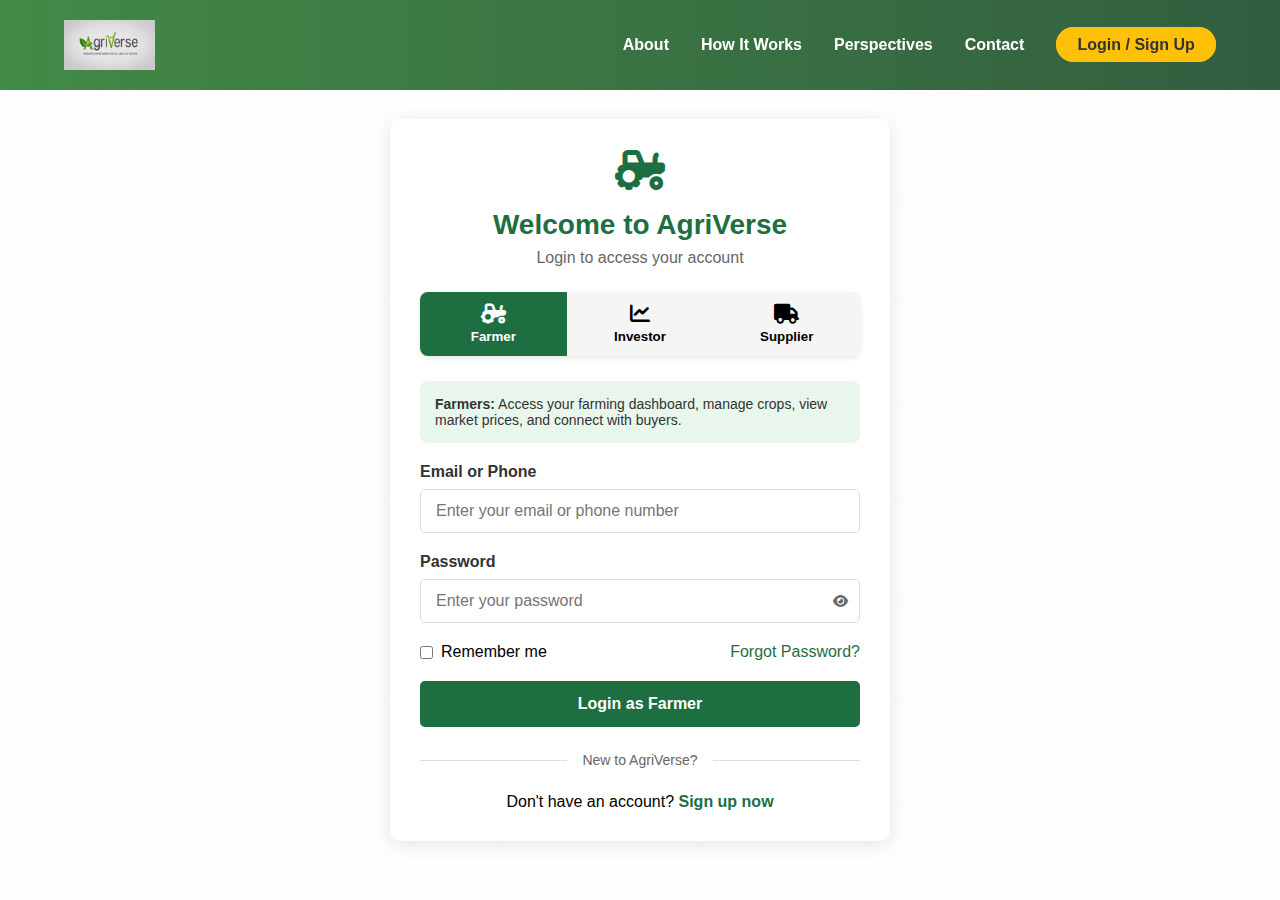
<file: login-page.html>
<!DOCTYPE html>
<html lang="en">
<head>
  <meta charset="UTF-8">
  <title>Login - AgriVerse</title>
  <link rel="stylesheet" href="https://cdnjs.cloudflare.com/ajax/libs/font-awesome/6.4.0/css/all.min.css">
  <style>
    :root {
      --primary: #1d6f42;
      --primary-dark: #145a32;
      --primary-light: #e8f6ec;
      --secondary: #ffc107;
      --secondary-dark: #e0a800;
      --investor: #3f51b5;
      --supplier: #ff5722;
      --white: #ffffff;
      --light-bg: #f2f7ff;
      --text-dark: #333333;
      --text-light: #666666;
      --error: #d00;
      --success: #28a745;
    }



    /* Logo image styling */
.logo-img {
    height: 50px;              /* adjust logo size */
    width: auto;
    vertical-align: middle;
    display: block;
    transition: transform 0.3s ease;
}

.logo-img:hover {
    transform: scale(1.05);
}
.navbar.scrolled .logo-img {
    height: 40px;
}




    * {
      margin: 0;
      padding: 0;
      box-sizing: border-box;
    }

    body {
      font-family: 'Segoe UI', Tahoma, Geneva, Verdana, sans-serif;
      background: var(--light-bg);
      margin: 0;
      padding: 0;
      display: flex;
      min-height: 100vh;
      align-items: center;
      justify-content: center;
      background-image: linear-gradient(rgba(255, 255, 255, 0.9), rgba(255, 255, 255, 0.9)), 
                        url('data:image/svg+xml;utf8,<svg xmlns="http://www.w3.org/2000/svg" width="100" height="100" viewBox="0 0 100 100"><rect fill="none" stroke="%231d6f42" stroke-width="0.5" opacity="0.2" x="0" y="0" width="100" height="100"/><path fill="none" stroke="%231d6f42" stroke-width="0.3" opacity="0.1" d="M20,20 C40,10 60,10 80,20 C90,40 90,60 80,80 C60,90 40,90 20,80 C10,60 10,40 20,20 Z"/></svg>');
    }

    /* Header & Navigation */
    .navbar {
      position: fixed;
      top: 0;
      left: 0;
      right: 0;
      padding: 1.25rem 0;
      transition: padding 0.3s ease;
      z-index: 1002;
      background: linear-gradient(90deg, rgba(46,125,50,0.9), rgba(14,65,30,0.85));
      opacity: 1;
      backdrop-filter: blur(4px);
    }
    
    .navbar.scrolled { 
      padding: 0.6rem 0; 
      box-shadow: 0 2px 16px rgba(0,0,0,0.18); 
      opacity: 0.7;
    }

    .navbar-container {
      max-width: 1200px;
      margin: 0 auto;
      padding: 0 1.5rem;
      display: flex;
      justify-content: space-between;
      align-items: center;
    }
    
    .navbar-brand { 
      font-size: 1.4rem; 
      font-weight: 700; 
      color: var(--white); 
      text-decoration: none; 
      display: flex; 
      gap: 0.5rem; 
      align-items: center; 
    }
    
    .navbar-nav { 
      display: flex; 
      list-style: none; 
      gap: 2rem; 
      align-items: center; 
    }
    
    .nav-link { 
      color: var(--white); 
      text-decoration: none; 
      font-weight: 600; 
      transition: color 0.3s; 
    }
    
    .nav-link:hover { 
      color: var(--secondary); 
    }
    
    .nav-btn { 
      padding: 0.45rem 1.2rem; 
      border-radius: 50px; 
      text-decoration: none; 
      font-weight: 600; 
      transition: all 0.3s; 
      background-color: var(--secondary); 
      color: var(--text-dark); 
      border: 2px solid var(--secondary); 
    }
    
    .nav-btn:hover { 
      background-color: transparent; 
      color: var(--secondary); 
    }

    /* Login Container */
    .login-container {
      width: 500px;
      background: var(--white);
      padding: 30px;
      box-shadow: 0px 4px 20px rgba(0, 0, 0, 0.1);
      border-radius: 10px;
      margin-top: 60px;
    }

    .login-header {
      text-align: center;
      margin-bottom: 25px;
    }

    .login-header h2 {
      color: var(--primary);
      margin-bottom: 8px;
      font-size: 28px;
    }

    .login-header p {
      color: var(--text-light);
      font-size: 16px;
    }

    .agri-icon {
      font-size: 40px;
      color: var(--primary);
      margin-bottom: 15px;
    }

    /* Role Tabs */
    .role-tabs {
      display: flex;
      margin-bottom: 25px;
      border-radius: 8px;
      overflow: hidden;
      box-shadow: 0 2px 5px rgba(0,0,0,0.1);
    }

    .role-tab {
      flex: 1;
      padding: 12px;
      text-align: center;
      background: #f5f5f5;
      border: none;
      cursor: pointer;
      font-weight: 600;
      transition: all 0.3s;
      display: flex;
      flex-direction: column;
      align-items: center;
      gap: 5px;
    }

    .role-tab i {
      font-size: 20px;
    }

    .role-tab.active {
      color: white;
    }

    .role-tab.farmer.active {
      background: var(--primary);
    }

    .role-tab.investor.active {
      background: var(--investor);
    }

    .role-tab.supplier.active {
      background: var(--supplier);
    }

    .role-tab:not(.active):hover {
      background: #e0e0e0;
    }

    /* Form Styling */
    .form-group {
      margin-bottom: 20px;
    }

    .form-group label {
      display: block;
      margin-bottom: 8px;
      font-weight: 600;
      color: var(--text-dark);
    }

    .form-control {
      width: 100%;
      padding: 12px 15px;
      border: 1px solid #ddd;
      border-radius: 5px;
      font-size: 16px;
      transition: border-color 0.3s;
    }

    .form-control:focus {
      outline: none;
      box-shadow: 0 0 0 2px rgba(29, 111, 66, 0.2);
    }

    .farmer .form-control:focus {
      border-color: var(--primary);
    }

    .investor .form-control:focus {
      border-color: var(--investor);
    }

    .supplier .form-control:focus {
      border-color: var(--supplier);
    }

    .password-container {
      position: relative;
    }

    .toggle-password {
      position: absolute;
      right: 12px;
      top: 50%;
      transform: translateY(-50%);
      background: none;
      border: none;
      color: var(--text-light);
      cursor: pointer;
      padding: 0;
    }

    .remember-forgot {
      display: flex;
      justify-content: space-between;
      align-items: center;
      margin-bottom: 20px;
    }

    .remember-me {
      display: flex;
      align-items: center;
      gap: 8px;
    }

    .remember-me input {
      width: auto;
    }

    .forgot-password {
      color: var(--primary);
      text-decoration: none;
      font-weight: 500;
    }

    .forgot-password:hover {
      text-decoration: underline;
    }

    .btn-login {
      width: 100%;
      padding: 14px;
      color: var(--white);
      border: none;
      border-radius: 5px;
      font-size: 16px;
      font-weight: 600;
      cursor: pointer;
      transition: background 0.3s;
    }

    .farmer .btn-login {
      background: var(--primary);
    }

    .farmer .btn-login:hover {
      background: var(--primary-dark);
    }

    .investor .btn-login {
      background: var(--investor);
    }

    .investor .btn-login:hover {
      background: #303f9f;
    }

    .supplier .btn-login {
      background: var(--supplier);
    }

    .supplier .btn-login:hover {
      background: #e64a19;
    }

    .divider {
      display: flex;
      align-items: center;
      margin: 25px 0;
    }

    .divider::before,
    .divider::after {
      content: "";
      flex: 1;
      height: 1px;
      background: #ddd;
    }

    .divider span {
      padding: 0 15px;
      color: var(--text-light);
      font-size: 14px;
    }

    .signup-link {
      text-align: center;
      margin-top: 20px;
    }

    .signup-link a {
      color: var(--primary);
      text-decoration: none;
      font-weight: 600;
    }

    .signup-link a:hover {
      text-decoration: underline;
    }

    .alert {
      padding: 12px;
      border-radius: 5px;
      margin-bottom: 20px;
      font-weight: 500;
      display: none;
    }

    .alert-error {
      background: rgba(221, 0, 0, 0.1);
      color: var(--error);
      border-left: 4px solid var(--error);
    }

    .alert-success {
      background: rgba(40, 167, 69, 0.1);
      color: var(--success);
      border-left: 4px solid var(--success);
    }

    /* Role-specific content */
    .role-content {
      display: none;
    }

    .role-content.active {
      display: block;
    }

    .role-description {
      background: var(--primary-light);
      padding: 15px;
      border-radius: 8px;
      margin-bottom: 20px;
      font-size: 14px;
      color: var(--text-dark);
    }

    .investor .role-description {
      background: #e8eaf6;
    }

    .supplier .role-description {
      background: #fbe9e7;
    }

    /* Mobile Responsive */
    @media (max-width: 576px) {
      .login-container {
        width: 90%;
        padding: 20px;
      }
      
      .remember-forgot {
        flex-direction: column;
        align-items: flex-start;
        gap: 10px;
      }
      
      .role-tabs {
        flex-direction: column;
      }
    }
  </style>
</head>

<body>
  <div id="logout-message" 
     style="display:none; padding:12px; background:#ffebee; color:#c62828; margin-bottom:15px; border-radius:6px; text-align:center;">
</div>

  <!-- Navigation -->
  <nav class="navbar" id="mainNav">
    <div class="navbar-container">
      <a class="navbar-brand" href="/index.html">
        <img src="/WhatsApp Image 2025-11-07 at 01.54.15.jpeg" alt="AgriVerse Logo" class="logo-img">
      </a>
      <ul class="navbar-nav">
        <li><a href="/index.html" class="nav-link">About</a></li>
        <li><a href="/index.html#how-it-works" class="nav-link">How It Works</a></li>
        <li><a href="/index.html#perspectives" class="nav-link">Perspectives</a></li>
        <li><a href="/index.html#contact" class="nav-link">Contact</a></li>
        <li><a href="/login-page.html" class="nav-btn">Login / Sign Up</a></li>
      </ul>
      <button class="mobile-menu-btn" style="display: none;">
        <i class="fas fa-bars"></i>
      </button>
    </div>
  </nav>

  <div class="login-container">
    <div class="login-header">
      <div class="agri-icon">
        <i class="fas fa-tractor"></i>
      </div>
      <h2>Welcome to AgriVerse</h2>
      <p>Login to access your account</p>
    </div>

    <div id="alertMessage" class="alert"></div>

    <!-- Role Selection Tabs -->
    <div class="role-tabs">
      <button class="role-tab farmer active" data-role="farmer">
        <i class="fas fa-tractor"></i>
        <span>Farmer</span>
      </button>
      <button class="role-tab investor" data-role="investor">
        <i class="fas fa-chart-line"></i>
        <span>Investor</span>
      </button>
      <button class="role-tab supplier" data-role="supplier">
        <i class="fas fa-truck"></i>
        <span>Supplier</span>
      </button>
    </div>

    <!-- Farmer Login Form -->
    <div class="role-content farmer active" id="farmer-form">
      <div class="role-description">
        <strong>Farmers:</strong> Access your farming dashboard, manage crops, view market prices, and connect with buyers.
      </div>
      <form id="loginFormFarmer">
        <div class="form-group">
          <label for="farmer-email">Email or Phone</label>
          <input type="text" id="farmer-email" class="form-control" placeholder="Enter your email or phone number" required>
        </div>

        <div class="form-group">
          <label for="farmer-password">Password</label>
          <div class="password-container">
            <input type="password" id="farmer-password" class="form-control" placeholder="Enter your password" required>
            <button type="button" class="toggle-password" data-target="farmer-password">
              <i class="fas fa-eye"></i>
            </button>
          </div>
        </div>

        <div class="remember-forgot">
          <div class="remember-me">
            <input type="checkbox" id="remember-farmer">
            <label for="remember-farmer">Remember me</label>
          </div>
          <a href="#" class="forgot-password">Forgot Password?</a>
        </div>

        <button type="submit" class="btn-login">Login as Farmer</button>
      </form>
    </div>

    <!-- Investor Login Form -->
    <div class="role-content investor" id="investor-form">
      <div class="role-description">
        <strong>Investors:</strong> Access investment opportunities, track portfolio performance, and connect with farmers.
      </div>
      <form id="loginFormInvestor">
        <div class="form-group">
          <label for="investor-email">Email</label>
          <input type="email" id="investor-email" class="form-control" placeholder="Enter your email" required>
        </div>

        <div class="form-group">
          <label for="investor-password">Password</label>
          <div class="password-container">
            <input type="password" id="investor-password" class="form-control" placeholder="Enter your password" required>
            <button type="button" class="toggle-password" data-target="investor-password">
              <i class="fas fa-eye"></i>
            </button>
          </div>
        </div>

        <div class="remember-forgot">
          <div class="remember-me">
            <input type="checkbox" id="remember-investor">
            <label for="remember-investor">Remember me</label>
          </div>
          <a href="#" class="forgot-password">Forgot Password?</a>
        </div>

        <button type="submit" class="btn-login">Login as Investor</button>
      </form>
    </div>

    <!-- Supplier Login Form -->
    <div class="role-content supplier" id="supplier-form">
      <div class="role-description">
        <strong>Suppliers:</strong> Manage your product catalog, view orders, and connect with farmers and investors.
      </div>
      <form id="loginFormSupplier">
        <div class="form-group">
          <label for="supplier-email">Email or Username</label>
          <input type="text" id="supplier-email" class="form-control" placeholder="Enter your email or username" required>
        </div>

        <div class="form-group">
          <label for="supplier-password">Password</label>
          <div class="password-container">
            <input type="password" id="supplier-password" class="form-control" placeholder="Enter your password" required>
            <button type="button" class="toggle-password" data-target="supplier-password">
              <i class="fas fa-eye"></i>
            </button>
          </div>
        </div>

        <div class="remember-forgot">
          <div class="remember-me">
            <input type="checkbox" id="remember-supplier">
            <label for="remember-supplier">Remember me</label>
          </div>
          <a href="#" class="forgot-password">Forgot Password?</a>
        </div>

        <button type="submit" class="btn-login">Login as Supplier</button>
      </form>
    </div>

    <div class="divider">
      <span>New to AgriVerse?</span>
    </div>

    <div class="signup-link">
      Don't have an account? <a href="/index.html#perspectives">Sign up now</a>
    </div>
  </div>

 <script>
document.addEventListener('DOMContentLoaded', function() {

  const alertMessage = document.getElementById('alertMessage');
  const roleTabs = document.querySelectorAll('.role-tab');
  const roleContents = document.querySelectorAll('.role-content');

  // Switch roles
  roleTabs.forEach(tab => {
    tab.addEventListener('click', function() {
      const role = this.getAttribute('data-role');

      roleTabs.forEach(t => t.classList.remove('active'));
      this.classList.add('active');

      roleContents.forEach(content => {
        content.classList.remove('active');
        if (content.id === `${role}-form`) content.classList.add('active');
      });

      document.querySelector('.login-container').className = `login-container ${role}`;
    });
  });

  // Toggle password
  document.querySelectorAll('.toggle-password').forEach(btn => {
    btn.addEventListener('click', function() {
      const target = document.getElementById(this.dataset.target);
      const type = target.type === "password" ? "text" : "password";
      target.type = type;

      const icon = this.querySelector("i");
      icon.classList.toggle("fa-eye");
      icon.classList.toggle("fa-eye-slash");
    });
  });

  // Attach login handlers
  document.getElementById('loginFormFarmer').addEventListener('submit', function(e){
    e.preventDefault();
    loginUser("farmer", "farmer-email", "farmer-password");
  });

  document.getElementById('loginFormInvestor').addEventListener('submit', function(e){
    e.preventDefault();
    loginUser("investor", "investor-email", "investor-password");
  });

  document.getElementById('loginFormSupplier').addEventListener('submit', function(e){
    e.preventDefault();
    loginUser("supplier", "supplier-email", "supplier-password");
  });

  // REAL LOGIN FUNCTION
  function loginUser(role, emailFieldId, passwordFieldId) {
    const email_phone = document.getElementById(emailFieldId).value.trim();
    const password = document.getElementById(passwordFieldId).value.trim();

    if (!email_phone || !password) {
      showAlert("Please fill all fields", "error");
      return;
    }

    let fd = new FormData();
    fd.append("user_type", role);
    fd.append("email_phone", email_phone);
    fd.append("password", password);

    fetch("../backend/login.php", {
      method: "POST",
      body: fd
    })
    .then(res => res.text())
    .then(response => {
      console.log("Login Resp: ", response);

      // ==== FARMER HANDLING ====
      if (response === "FARMER_CROP") {
        window.location.href = "/farmer/farmer.html";
        return;
      }
      if (response === "FARMER_POULTRY") {
        window.location.href = "/farmer/poultry.html";
        return;
      }
      if (response === "FARMER_DAIRY") {
        window.location.href = "/farmer/dairy.html";
        return;
      }

      // ==== INVESTOR ====
      if (response === "INVESTOR_OK") {
        window.location.href = "/investor/investor-dashboard.html";
        return;
      }

      // ==== SUPPLIER ====
      if (response === "SUPPLIER_OK") {
        window.location.href = "/supplier/supplier-dashboard.html";
        return;
      }

      // Error message
      showAlert(response, "error");
    });
  }

  function showAlert(msg, type) {
    alertMessage.innerHTML = msg;
    alertMessage.className = "alert alert-" + type;
    alertMessage.style.display = "block";
  }

});
</script>
<script>
const params = new URLSearchParams(window.location.search);

if (params.get("reason") === "timeout") {
    alert("You have been logged out due to inactivity for 10 seconds.");
}
</script>


</body>
</html>
</file>
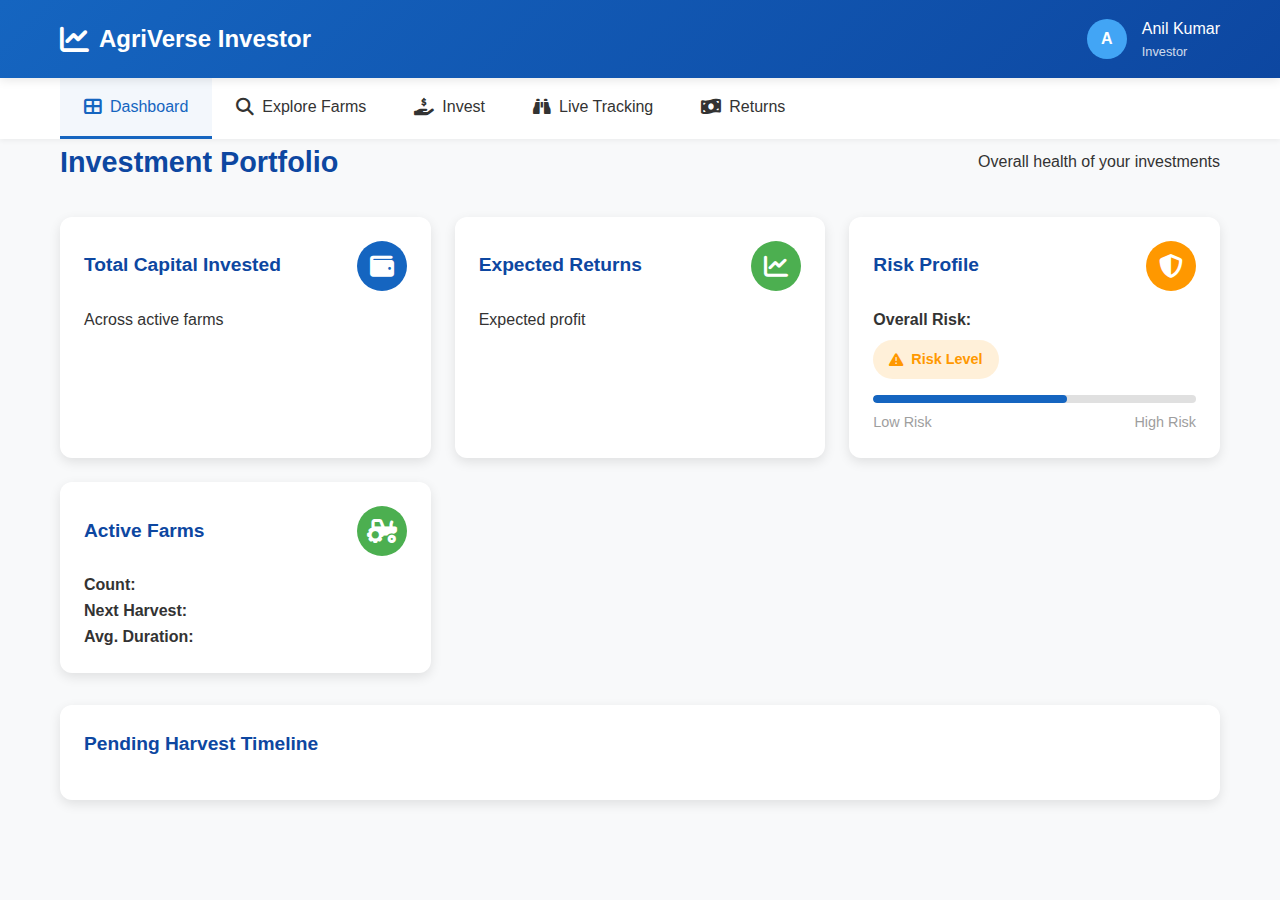
<file: new.html>
<!DOCTYPE html>
<html lang="en">
<head>
    <meta charset="UTF-8">
    <meta name="viewport" content="width=device-width, initial-scale=1.0">
    <title>AgriVerse - Investor Dashboard</title>
    <link rel="stylesheet" href="https://cdnjs.cloudflare.com/ajax/libs/font-awesome/6.4.0/css/all.min.css">
    <style>
        :root {
            --primary: #1565c0;
            --primary-dark: #0d47a1;
            --primary-light: #42a5f5;
            --secondary: #ff9800;
            --accent: #4caf50;
            --light: #f5f5f5;
            --dark: #333;
            --gray: #9e9e9e;
            --success: #4caf50;
            --warning: #ff9800;
            --danger: #f44336;
            --card-shadow: 0 4px 12px rgba(0, 0, 0, 0.1);
            --transition: all 0.3s ease;
        }

        * {
            margin: 0;
            padding: 0;
            box-sizing: border-box;
            font-family: 'Segoe UI', Tahoma, Geneva, Verdana, sans-serif;
        }

        body {
            background-color: #f8f9fa;
            color: var(--dark);
            line-height: 1.6;
        }

        .container {
            max-width: 1200px;
            margin: 0 auto;
            padding: 0 20px;
        }

        /* Header Styles */
        header {
            background: linear-gradient(135deg, var(--primary), var(--primary-dark));
            color: white;
            padding: 1rem 0;
            box-shadow: 0 2px 10px rgba(0, 0, 0, 0.1);
            position: sticky;
            top: 0;
            z-index: 100;
        }

        .header-content {
            display: flex;
            justify-content: space-between;
            align-items: center;
        }

        .logo {
            display: flex;
            align-items: center;
            gap: 10px;
            font-size: 1.5rem;
            font-weight: bold;
        }

        .logo i {
            font-size: 1.8rem;
        }

        .user-info {
            display: flex;
            align-items: center;
            gap: 15px;
        }

        .user-avatar {
            width: 40px;
            height: 40px;
            border-radius: 50%;
            background-color: var(--primary-light);
            display: flex;
            align-items: center;
            justify-content: center;
            font-weight: bold;
        }

        /* Navigation Styles */
        nav {
            background-color: white;
            padding: 0;
            box-shadow: 0 2px 5px rgba(0, 0, 0, 0.05);
        }

        .nav-links {
            display: flex;
            list-style: none;
        }

        .nav-links li {
            margin-right: 0;
        }

        .nav-links a {
            color: var(--dark);
            text-decoration: none;
            padding: 1rem 1.5rem;
            display: flex;
            align-items: center;
            gap: 8px;
            transition: var(--transition);
            border-bottom: 3px solid transparent;
        }

        .nav-links a:hover, .nav-links a.active {
            background-color: rgba(21, 101, 192, 0.05);
            color: var(--primary);
            border-bottom: 3px solid var(--primary);
        }

        .nav-links i {
            font-size: 1.1rem;
        }

        /* Main Content Styles */
        main {
            padding: 2rem 0;
            min-height: calc(100vh - 140px);
        }

        .page {
            display: none;
            animation: fadeIn 0.5s ease;
        }

        @keyframes fadeIn {
            from { opacity: 0; transform: translateY(10px); }
            to { opacity: 1; transform: translateY(0); }
        }

        .page.active {
            display: block;
        }

        .page-header {
            display: flex;
            justify-content: space-between;
            align-items: center;
            margin-bottom: 2rem;
        }

        h2 {
            color: var(--primary-dark);
            font-size: 1.8rem;
        }

        /* Dashboard Styles */
        .dashboard-grid {
            display: grid;
            grid-template-columns: repeat(auto-fit, minmax(280px, 1fr));
            gap: 1.5rem;
            margin-bottom: 2rem;
        }

        .card {
            background-color: white;
            border-radius: 12px;
            padding: 1.5rem;
            box-shadow: var(--card-shadow);
            transition: var(--transition);
        }

        .card:hover {
            transform: translateY(-5px);
            box-shadow: 0 8px 16px rgba(0, 0, 0, 0.1);
        }

        .card-header {
            display: flex;
            justify-content: space-between;
            align-items: center;
            margin-bottom: 1rem;
        }

        .card-title {
            font-size: 1.2rem;
            font-weight: 600;
            color: var(--primary-dark);
        }

        .card-icon {
            width: 50px;
            height: 50px;
            border-radius: 50%;
            display: flex;
            align-items: center;
            justify-content: center;
            font-size: 1.5rem;
            color: white;
        }

        .bg-primary { background-color: var(--primary); }
        .bg-accent { background-color: var(--accent); }
        .bg-secondary { background-color: var(--secondary); }
        .bg-success { background-color: var(--success); }

        .investment-amount {
            font-size: 2rem;
            font-weight: bold;
            color: var(--primary);
            margin: 0.5rem 0;
        }

        .return-amount {
            font-size: 1.5rem;
            font-weight: bold;
            color: var(--success);
            margin: 0.5rem 0;
        }

        .status-indicator {
            display: inline-flex;
            align-items: center;
            gap: 8px;
            padding: 0.5rem 1rem;
            border-radius: 20px;
            font-size: 0.9rem;
            font-weight: 600;
            margin-top: 0.5rem;
        }

        .status-low {
            background-color: rgba(76, 175, 80, 0.15);
            color: var(--success);
        }

        .status-medium {
            background-color: rgba(255, 152, 0, 0.15);
            color: var(--warning);
        }

        .status-high {
            background-color: rgba(244, 67, 54, 0.15);
            color: var(--danger);
        }

        .progress-container {
            margin-top: 1rem;
        }

        .progress-bar {
            height: 8px;
            background-color: #e0e0e0;
            border-radius: 4px;
            overflow: hidden;
        }

        .progress-fill {
            height: 100%;
            background-color: var(--primary);
            border-radius: 4px;
            transition: width 0.5s ease;
        }

        .progress-text {
            display: flex;
            justify-content: space-between;
            margin-top: 0.5rem;
            font-size: 0.9rem;
            color: var(--gray);
        }

        /* Explore Farms Styles */
        .filters-container {
            background-color: white;
            border-radius: 12px;
            padding: 1.5rem;
            box-shadow: var(--card-shadow);
            margin-bottom: 2rem;
        }

        .filter-group {
            display: grid;
            grid-template-columns: repeat(auto-fit, minmax(200px, 1fr));
            gap: 1rem;
            margin-bottom: 1rem;
        }

        .filter-item {
            display: flex;
            flex-direction: column;
        }

        .filter-item label {
            margin-bottom: 0.5rem;
            font-weight: 500;
        }

        .filter-item select, .filter-item input {
            padding: 0.75rem;
            border: 1px solid #e0e0e0;
            border-radius: 6px;
            font-size: 1rem;
        }

        .filter-actions {
            display: flex;
            gap: 10px;
        }

        .apply-filters {
            background-color: var(--primary);
            color: white;
            border: none;
            padding: 0.75rem 1.5rem;
            border-radius: 6px;
            cursor: pointer;
            transition: var(--transition);
            display: flex;
            align-items: center;
            gap: 8px;
            font-weight: 500;
        }

        .apply-filters:hover {
            background-color: var(--primary-dark);
        }

        .reset-filters {
            background-color: #f5f5f5;
            color: var(--dark);
            border: 1px solid #e0e0e0;
            padding: 0.75rem 1.5rem;
            border-radius: 6px;
            cursor: pointer;
            transition: var(--transition);
        }

        .reset-filters:hover {
            background-color: #eeeeee;
        }

        .farms-grid {
            display: grid;
            grid-template-columns: repeat(auto-fill, minmax(300px, 1fr));
            gap: 1.5rem;
        }

        .farm-card {
            background-color: white;
            border-radius: 12px;
            overflow: hidden;
            box-shadow: var(--card-shadow);
            transition: var(--transition);
        }

        .farm-card:hover {
            transform: translateY(-5px);
            box-shadow: 0 10px 20px rgba(0, 0, 0, 0.1);
        }

        .farm-image {
            width: 100%;
            height: 180px;
            background-color: #f5f5f5;
            display: flex;
            align-items: center;
            justify-content: center;
            color: var(--gray);
            font-size: 3rem;
        }

        .farm-content {
            padding: 1.5rem;
        }

        .farm-header {
            display: flex;
            justify-content: space-between;
            align-items: flex-start;
            margin-bottom: 1rem;
        }

        .farm-name {
            font-size: 1.2rem;
            font-weight: 600;
            margin-bottom: 0.5rem;
        }

        .farm-location {
            color: var(--gray);
            font-size: 0.9rem;
            display: flex;
            align-items: center;
            gap: 5px;
        }

        .farm-risk {
            padding: 0.3rem 0.8rem;
            border-radius: 20px;
            font-size: 0.8rem;
            font-weight: 600;
        }

        .risk-low {
            background-color: rgba(76, 175, 80, 0.15);
            color: var(--success);
        }

        .risk-medium {
            background-color: rgba(255, 152, 0, 0.15);
            color: var(--warning);
        }

        .risk-high {
            background-color: rgba(244, 67, 54, 0.15);
            color: var(--danger);
        }

        .farm-details {
            margin-bottom: 1rem;
        }

        .farm-detail {
            display: flex;
            justify-content: space-between;
            margin-bottom: 0.5rem;
        }

        .farm-detail span:first-child {
            color: var(--gray);
        }

        .farm-detail span:last-child {
            font-weight: 600;
        }

        .invest-button {
            background-color: var(--primary);
            color: white;
            border: none;
            padding: 0.75rem 1.5rem;
            border-radius: 6px;
            cursor: pointer;
            transition: var(--transition);
            width: 100%;
            font-weight: 500;
            display: flex;
            align-items: center;
            justify-content: center;
            gap: 8px;
        }

        .invest-button:hover {
            background-color: var(--primary-dark);
        }

        /* Investment Summary Styles */
        .summary-container {
            display: grid;
            grid-template-columns: 2fr 1fr;
            gap: 2rem;
        }

        @media (max-width: 768px) {
            .summary-container {
                grid-template-columns: 1fr;
            }
        }

        .investment-breakdown {
            background-color: white;
            border-radius: 12px;
            padding: 1.5rem;
            box-shadow: var(--card-shadow);
        }

        .breakdown-item {
            display: flex;
            justify-content: space-between;
            padding: 1rem 0;
            border-bottom: 1px solid #f0f0f0;
        }

        .breakdown-item:last-child {
            border-bottom: none;
        }

        .breakdown-total {
            font-weight: bold;
            font-size: 1.2rem;
            color: var(--primary);
        }

        .token-conversion {
            background-color: white;
            border-radius: 12px;
            padding: 1.5rem;
            box-shadow: var(--card-shadow);
            text-align: center;
        }

        .conversion-rate {
            font-size: 1.5rem;
            font-weight: bold;
            color: var(--primary);
            margin: 1rem 0;
        }

        .conversion-form {
            margin-top: 1.5rem;
        }

        .form-group {
            margin-bottom: 1.5rem;
        }

        .form-group label {
            display: block;
            margin-bottom: 0.5rem;
            font-weight: 500;
            text-align: left;
        }

        .form-group input {
            width: 100%;
            padding: 0.75rem;
            border: 1px solid #e0e0e0;
            border-radius: 6px;
            font-size: 1rem;
        }

        .confirm-button {
            background-color: var(--accent);
            color: white;
            border: none;
            padding: 0.75rem 1.5rem;
            border-radius: 6px;
            cursor: pointer;
            font-size: 1rem;
            transition: var(--transition);
            width: 100%;
            font-weight: 500;
            display: flex;
            align-items: center;
            justify-content: center;
            gap: 8px;
        }

        .confirm-button:hover {
            background-color: #388e3c;
        }

        /* Live Tracking Styles */
        .tracking-container {
            display: grid;
            grid-template-columns: 1fr 1fr;
            gap: 2rem;
        }

        @media (max-width: 768px) {
            .tracking-container {
                grid-template-columns: 1fr;
            }
        }

        .farm-updates {
            background-color: white;
            border-radius: 12px;
            padding: 1.5rem;
            box-shadow: var(--card-shadow);
            max-height: 600px;
            overflow-y: auto;
        }

        .update-item {
            padding: 1rem 0;
            border-bottom: 1px solid #f0f0f0;
        }

        .update-item:last-child {
            border-bottom: none;
        }

        .update-header {
            display: flex;
            justify-content: space-between;
            margin-bottom: 0.5rem;
        }

        .update-date {
            font-weight: 600;
            color: var(--dark);
        }

        .update-day {
            color: var(--gray);
            font-size: 0.9rem;
        }

        .update-content {
            margin-bottom: 0.5rem;
        }

        .update-image {
            width: 100%;
            max-height: 200px;
            object-fit: cover;
            border-radius: 8px;
            margin-top: 0.5rem;
        }

        .farm-stats {
            background-color: white;
            border-radius: 12px;
            padding: 1.5rem;
            box-shadow: var(--card-shadow);
        }

        .stat-item {
            display: flex;
            justify-content: space-between;
            padding: 1rem 0;
            border-bottom: 1px solid #f0f0f0;
        }

        .stat-item:last-child {
            border-bottom: none;
        }

        .weather-alert {
            background-color: #fff3e0;
            border-left: 4px solid #ff9800;
            padding: 1rem;
            border-radius: 4px;
            margin-top: 1rem;
            display: flex;
            align-items: center;
            gap: 10px;
        }

        /* Returns Styles */
        .returns-container {
            display: grid;
            grid-template-columns: repeat(auto-fit, minmax(300px, 1fr));
            gap: 1.5rem;
            margin-bottom: 2rem;
        }

        .return-card {
            background-color: white;
            border-radius: 12px;
            padding: 1.5rem;
            box-shadow: var(--card-shadow);
        }

        .return-header {
            display: flex;
            justify-content: space-between;
            align-items: center;
            margin-bottom: 1rem;
        }

        .return-farm {
            font-weight: 600;
            color: var(--primary-dark);
        }

        .return-status {
            padding: 0.3rem 0.8rem;
            border-radius: 20px;
            font-size: 0.8rem;
            font-weight: 600;
        }

        .status-completed {
            background-color: rgba(76, 175, 80, 0.15);
            color: var(--success);
        }

        .status-pending {
            background-color: rgba(255, 152, 0, 0.15);
            color: var(--warning);
        }

        .return-details {
            margin-bottom: 1rem;
        }

        .return-detail {
            display: flex;
            justify-content: space-between;
            margin-bottom: 0.5rem;
        }

        .return-total {
            font-weight: bold;
            font-size: 1.2rem;
            color: var(--success);
            border-top: 1px solid #f0f0f0;
            padding-top: 0.5rem;
        }

        .report-button {
            background-color: var(--primary);
            color: white;
            border: none;
            padding: 0.75rem 1.5rem;
            border-radius: 6px;
            cursor: pointer;
            transition: var(--transition);
            width: 100%;
            font-weight: 500;
            display: flex;
            align-items: center;
            justify-content: center;
            gap: 8px;
        }

        .report-button:hover {
            background-color: var(--primary-dark);
        }

        /* Modal Styles */
        .modal {
            display: none;
            position: fixed;
            top: 0;
            left: 0;
            width: 100%;
            height: 100%;
            background-color: rgba(0, 0, 0, 0.5);
            z-index: 1000;
            align-items: center;
            justify-content: center;
        }

        .modal.active {
            display: flex;
        }

        .modal-content {
            background-color: white;
            border-radius: 12px;
            width: 90%;
            max-width: 500px;
            padding: 2rem;
            box-shadow: 0 10px 30px rgba(0, 0, 0, 0.2);
            animation: modalFadeIn 0.3s ease;
        }

        @keyframes modalFadeIn {
            from { opacity: 0; transform: scale(0.9); }
            to { opacity: 1; transform: scale(1); }
        }

        .modal-header {
            display: flex;
            justify-content: space-between;
            align-items: center;
            margin-bottom: 1.5rem;
        }

        .modal-title {
            font-size: 1.5rem;
            font-weight: 600;
            color: var(--primary-dark);
        }

        .close-modal {
            background: none;
            border: none;
            font-size: 1.5rem;
            cursor: pointer;
            color: var(--gray);
        }

        /* Toast Notification */
        .toast {
            position: fixed;
            bottom: 20px;
            right: 20px;
            background-color: var(--success);
            color: white;
            padding: 1rem 1.5rem;
            border-radius: 8px;
            box-shadow: 0 4px 12px rgba(0, 0, 0, 0.15);
            display: flex;
            align-items: center;
            gap: 10px;
            z-index: 1001;
            transform: translateY(100px);
            opacity: 0;
            transition: transform 0.3s ease, opacity 0.3s ease;
        }

        .toast.active {
            transform: translateY(0);
            opacity: 1;
        }

        .toast.error {
            background-color: var(--danger);
        }

        /* Responsive Styles */
        @media (max-width: 768px) {
            .header-content {
                flex-direction: column;
                gap: 15px;
            }

            .nav-links {
                flex-wrap: wrap;
            }

            .nav-links a {
                padding: 0.8rem 1rem;
                font-size: 0.9rem;
            }

            .dashboard-grid, .returns-container {
                grid-template-columns: 1fr;
            }

            .farms-grid {
                grid-template-columns: repeat(auto-fill, minmax(250px, 1fr));
            }

            .filter-group {
                grid-template-columns: 1fr;
            }
        }
    </style>
</head>
<body>
    <header>
        <div class="container header-content">
            <div class="logo">
                <i class="fas fa-chart-line"></i>
                <span>AgriVerse Investor</span>
            </div>
            <div class="user-info">
                <div class="user-avatar">A</div>
                <div>
                    <div>Anil Kumar</div>
                    <div style="font-size: 0.8rem; opacity: 0.8;">Investor</div>
                </div>
            </div>
        </div>
    </header>
    
    <nav>
        <div class="container">
            <ul class="nav-links">
                <li><a href="#" class="nav-link active" data-page="dashboard"><i class="fas fa-th-large"></i> Dashboard</a></li>
                <li><a href="#" class="nav-link" data-page="explore"><i class="fas fa-search"></i> Explore Farms</a></li>
                <li><a href="#" class="nav-link" data-page="invest"><i class="fas fa-hand-holding-usd"></i> Invest</a></li>
                <li><a href="#" class="nav-link" data-page="tracking"><i class="fas fa-binoculars"></i> Live Tracking</a></li>
                <li><a href="#" class="nav-link" data-page="returns"><i class="fas fa-money-bill-wave"></i> Returns</a></li>
            </ul>
        </div>
    </nav>
    
    <main class="container">
        <!-- Dashboard Page -->
        <section id="dashboard" class="page active">
            <div class="page-header">
                <h2>Investment Portfolio</h2>
                <div>Overall health of your investments</div>
            </div>
            
            <div class="dashboard-grid">
                <div class="card">
                    <div class="card-header">
                        <div class="card-title">Total Capital Invested</div>
                        <div class="card-icon bg-primary">
                            <i class="fas fa-wallet"></i>
                        </div>
                    </div>
                    <div class="investment-amount"></div>
                    <p>Across active farms</p>
                </div>
                
                <div class="card">
                    <div class="card-header">
                        <div class="card-title">Expected Returns</div>
                        <div class="card-icon bg-accent">
                            <i class="fas fa-chart-line"></i>
                        </div>
                    </div>
                    <div class="return-amount"></div>
                    <p>Expected profit</p>
                </div>
                
                <div class="card">
                    <div class="card-header">
                        <div class="card-title">Risk Profile</div>
                        <div class="card-icon bg-secondary">
                            <i class="fas fa-shield-alt"></i>
                        </div>
                    </div>
                    <p><strong>Overall Risk:</strong></p>
                    <span class="status-indicator status-medium">
                        <i class="fas fa-exclamation-triangle"></i> Risk Level
                    </span>
                    <div class="progress-container">
                        <div class="progress-bar">
                            <div class="progress-fill" style="width: 60%"></div>
                        </div>
                        <div class="progress-text">
                            <span>Low Risk</span>
                            <span>High Risk</span>
                        </div>
                    </div>
                </div>
                
                <div class="card">
                    <div class="card-header">
                        <div class="card-title">Active Farms</div>
                        <div class="card-icon bg-success">
                            <i class="fas fa-tractor"></i>
                        </div>
                    </div>
                    <p><strong>Count:</strong></p>
                    <p><strong>Next Harvest:</strong></p>
                    <p><strong>Avg. Duration:</strong></p>
                </div>
            </div>
            
            <div class="card">
                <div class="card-header">
                    <div class="card-title">Pending Harvest Timeline</div>
                </div>
                <div style="display: grid; grid-template-columns: repeat(auto-fit, minmax(250px, 1fr)); gap: 1rem;">
                    <div id="harvest-timeline">
                        <!-- Dynamic content will be inserted here -->
                    </div>
                </div>
            </div>
        </section>
        
        <!-- Explore Farms Page -->
        <section id="explore" class="page">
            <div class="page-header">
                <h2>Explore Farms</h2>
                <div>Find the perfect farm to invest in</div>
            </div>
            
            <div class="filters-container">
                <h3 style="margin-bottom: 1rem;">Filter Farms</h3>
                <div class="filter-group">
                    <div class="filter-item">
                        <label for="crop-type">Crop Type</label>
                        <select id="crop-type">
                            <option value="all">All Crops</option>
                            <!-- Dynamic options will be inserted here -->
                        </select>
                    </div>
                    
                    <div class="filter-item">
                        <label for="location">Location</label>
                        <select id="location">
                            <option value="all">All Locations</option>
                            <!-- Dynamic options will be inserted here -->
                        </select>
                    </div>
                    
                    <div class="filter-item">
                        <label for="risk-rating">Risk Rating</label>
                        <select id="risk-rating">
                            <option value="all">All Ratings</option>
                            <!-- Dynamic options will be inserted here -->
                        </select>
                    </div>
                    
                    <div class="filter-item">
                        <label for="investment-range">Investment Range</label>
                        <select id="investment-range">
                            <option value="all">Any Amount</option>
                            <!-- Dynamic options will be inserted here -->
                        </select>
                    </div>
                    
                    <div class="filter-item">
                        <label for="duration">Duration</label>
                        <select id="duration">
                            <option value="all">Any Duration</option>
                            <!-- Dynamic options will be inserted here -->
                        </select>
                    </div>
                </div>
                
                <div class="filter-actions">
                    <button class="apply-filters">
                        <i class="fas fa-filter"></i> Apply Filters
                    </button>
                    <button class="reset-filters">Reset Filters</button>
                </div>
            </div>
            
            <div class="farms-grid" id="farms-grid">
                <!-- Dynamic farm cards will be inserted here -->
            </div>
        </section>
        
        <!-- Investment Summary Page -->
        <section id="invest" class="page">
            <div class="page-header">
                <h2>Investment Summary</h2>
                <div>Complete your investment</div>
            </div>
            
            <div class="summary-container">
                <div class="investment-breakdown" id="investment-breakdown">
                    <!-- Dynamic investment breakdown will be inserted here -->
                </div>
                
                <div class="token-conversion">
                    <h3 style="margin-bottom: 1rem;">Token Conversion</h3>
                    <p>Your investment will be converted to AgriVerse tokens</p>
                    
                    <div class="conversion-rate">
                        1 ₹ = 1 Token
                    </div>
                    
                    <div class="conversion-form">
                        <div class="form-group">
                            <label for="investment-amount">Investment Amount (₹)</label>
                            <input type="number" id="investment-amount" min="0" step="1000">
                        </div>
                        
                        <div class="form-group">
                            <label>Tokens Allocated</label>
                            <div id="tokens-allocated" style="padding: 0.75rem; background-color: #f5f5f5; border-radius: 6px; font-weight: bold;">
                                0 Tokens
                            </div>
                        </div>
                        
                        <button class="confirm-button" id="confirm-investment">
                            <i class="fas fa-check-circle"></i> Confirm Investment
                        </button>
                    </div>
                </div>
            </div>
        </section>
        
        <!-- Live Tracking Page -->
        <section id="tracking" class="page">
            <div class="page-header">
                <h2>Live Farm Tracking</h2>
                <div>Monitor your investment in real-time</div>
            </div>
            
            <div class="tracking-container">
                <div class="farm-updates" id="farm-updates">
                    <!-- Dynamic farm updates will be inserted here -->
                </div>
                
                <div class="farm-stats" id="farm-stats">
                    <!-- Dynamic farm stats will be inserted here -->
                </div>
            </div>
        </section>
        
        <!-- Returns Page -->
        <section id="returns" class="page">
            <div class="page-header">
                <h2>Returns & Settlement</h2>
                <div>Track your investment returns</div>
            </div>
            
            <div class="returns-container" id="returns-container">
                <!-- Dynamic return cards will be inserted here -->
            </div>
        </section>
    </main>

    <!-- Modals -->
    <div class="modal" id="investment-modal">
        <div class="modal-content">
            <div class="modal-header">
                <div class="modal-title">Confirm Investment</div>
                <button class="close-modal">&times;</button>
            </div>
            <div id="investment-details">
                <!-- Investment details will be inserted here -->
            </div>
            <div style="margin-top: 1.5rem; display: flex; gap: 10px; justify-content: flex-end;">
                <button class="confirm-button" id="final-confirm">Confirm</button>
                <button class="reset-filters" id="cancel-investment">Cancel</button>
            </div>
        </div>
    </div>

    <!-- Toast Notification -->
    <div class="toast" id="toast">
        <i class="fas fa-check-circle"></i>
        <span id="toast-message">Operation completed successfully!</span>
    </div>

    <script>
        // DOM Elements
        const pages = document.querySelectorAll('.page');
        const navLinks = document.querySelectorAll('.nav-link');
        const investButtons = document.querySelectorAll('.invest-button');
        const confirmInvestmentBtn = document.getElementById('confirm-investment');
        const finalConfirmBtn = document.getElementById('final-confirm');
        const cancelInvestmentBtn = document.getElementById('cancel-investment');
        const investmentModal = document.getElementById('investment-modal');
        const investmentDetails = document.getElementById('investment-details');
        const toast = document.getElementById('toast');
        const toastMessage = document.getElementById('toast-message');
        const investmentAmountInput = document.getElementById('investment-amount');

        // Initialize the application
        function init() {
            // Set up navigation
            navLinks.forEach(link => {
                link.addEventListener('click', handleNavigation);
            });

            // Set up invest buttons
            investButtons.forEach(button => {
                button.addEventListener('click', handleInvestClick);
            });

            // Set up investment confirmation
            confirmInvestmentBtn.addEventListener('click', () => {
                const amount = parseInt(investmentAmountInput.value);
                
                investmentDetails.innerHTML = `
                    <p>You are about to invest:</p>
                    <p>Investment Amount: <span style="color: var(--primary); font-weight: bold;">₹${amount.toLocaleString()}</span></p>
                    <p>Tokens Allocated: <span style="font-weight: bold;">${amount.toLocaleString()} Tokens</span></p>
                `;
                
                investmentModal.classList.add('active');
            });

            // Set up final confirmation
            finalConfirmBtn.addEventListener('click', handleFinalConfirmation);
            cancelInvestmentBtn.addEventListener('click', () => investmentModal.classList.remove('active'));

            // Close modal when clicking outside
            window.addEventListener('click', (e) => {
                if (e.target === investmentModal) investmentModal.classList.remove('active');
            });

            // Update token allocation when investment amount changes
            investmentAmountInput.addEventListener('input', updateTokenAllocation);
        }

        // Navigation handler
        function handleNavigation(e) {
            e.preventDefault();
            
            // Remove active class from all links and pages
            navLinks.forEach(link => link.classList.remove('active'));
            pages.forEach(page => page.classList.remove('active'));
            
            // Add active class to clicked link
            this.classList.add('active');
            
            // Show corresponding page
            const pageId = this.getAttribute('data-page');
            document.getElementById(pageId).classList.add('active');
        }

        // Invest button click handler
        function handleInvestClick() {
            const farmName = this.getAttribute('data-farm');
            
            // Navigate to investment page
            navLinks.forEach(link => link.classList.remove('active'));
            pages.forEach(page => page.classList.remove('active'));
            
            document.querySelector(`[data-page="invest"]`).classList.add('active');
            document.getElementById('invest').classList.add('active');
            
            // Update investment amount
            investmentAmountInput.value = 0;
            updateTokenAllocation();
        }

        // Update token allocation display
        function updateTokenAllocation() {
            const amount = parseInt(investmentAmountInput.value) || 0;
            const tokenDisplay = document.getElementById('tokens-allocated');
            if (tokenDisplay) {
                tokenDisplay.textContent = `${amount.toLocaleString()} Tokens`;
            }
        }

        // Final confirmation handler
        function handleFinalConfirmation() {
            const amount = parseInt(investmentAmountInput.value);
            
            // In a real app, this would process the payment
            showToast(`Successfully invested ₹${amount.toLocaleString()}!`);
            
            // Close modal
            investmentModal.classList.remove('active');
            
            // Navigate to tracking page
            navLinks.forEach(link => link.classList.remove('active'));
            pages.forEach(page => page.classList.remove('active'));
            
            document.querySelector(`[data-page="tracking"]`).classList.add('active');
            document.getElementById('tracking').classList.add('active');
        }

        // Show toast notification
        function showToast(message, isError = false) {
            toastMessage.textContent = message;
            
            if (isError) {
                toast.classList.add('error');
            } else {
                toast.classList.remove('error');
            }
            
            toast.classList.add('active');
            
            setTimeout(() => {
                toast.classList.remove('active');
            }, 3000);
        }

        // Initialize the app when DOM is loaded
        document.addEventListener('DOMContentLoaded', init);
    </script>
</body>
</html>
</file>
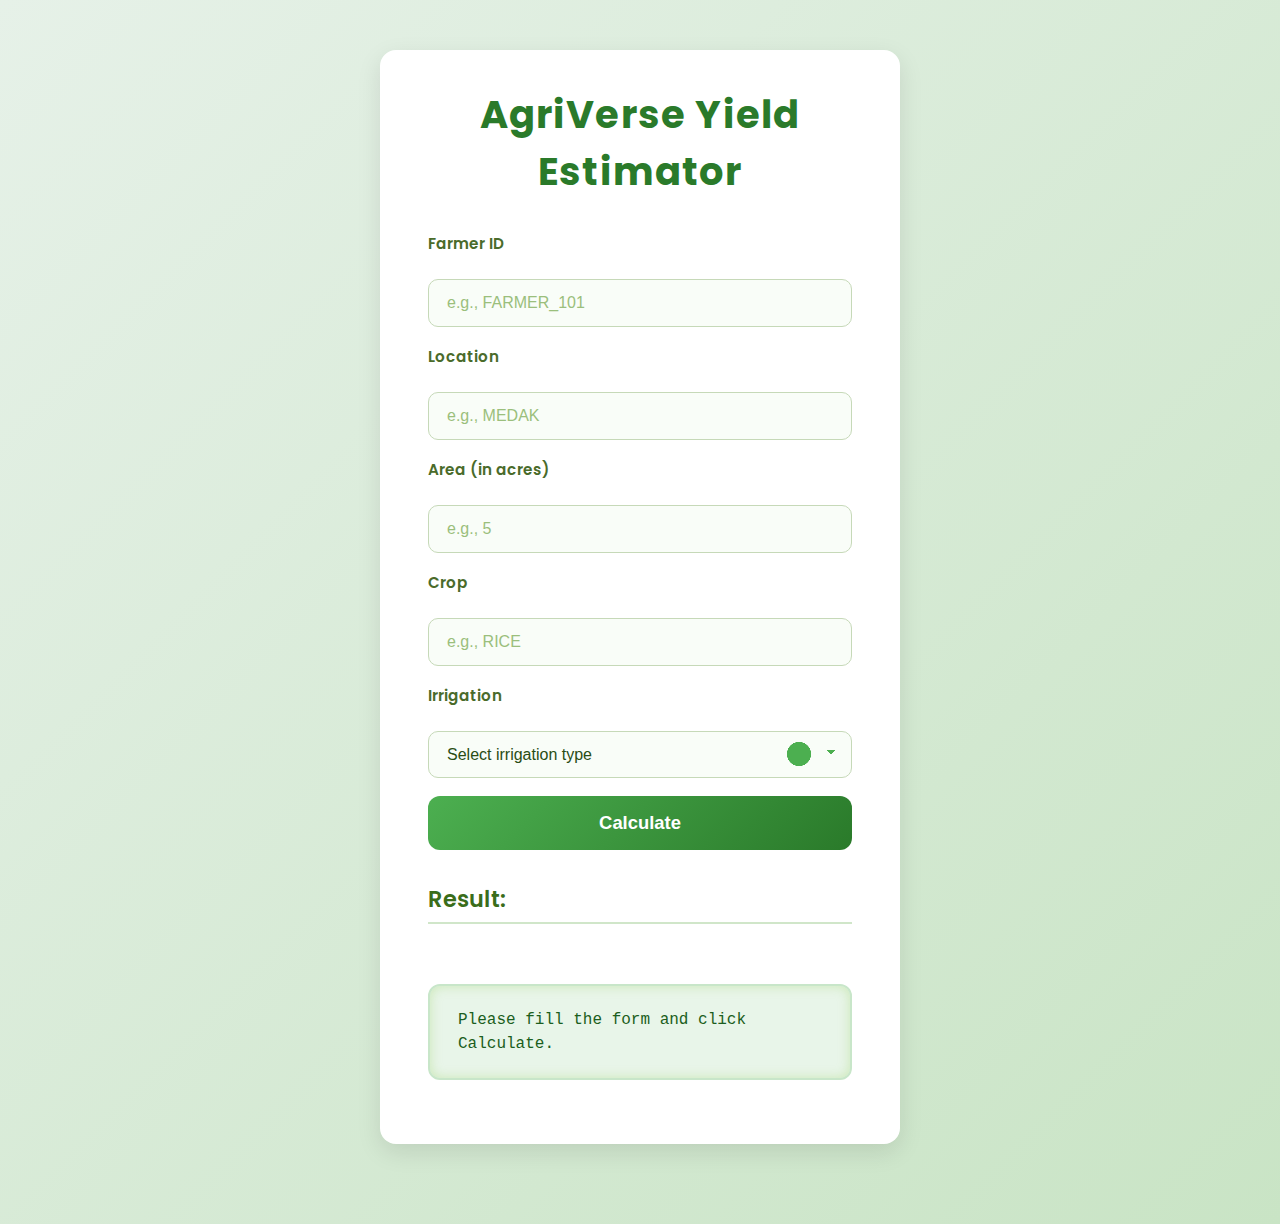
<file: Revenue.html>
<!DOCTYPE html>
<html lang="en">
<head>
<meta charset="UTF-8" />
<meta name="viewport" content="width=device-width, initial-scale=1" />
<title>AgriVerse Yield Estimator</title>
<style>
  @import url('https://fonts.googleapis.com/css2?family=Poppins:wght@400;600&display=swap');

  /* Reset & base */
  *, *::before, *::after {
    box-sizing: border-box;
  }
  body {
    font-family: 'Poppins', sans-serif;
    background: linear-gradient(135deg, #e6f1e8, #c9e4c5);
    margin: 0;
    min-height: 100vh;
    display: flex;
    justify-content: center;
    align-items: flex-start;
    padding: 50px 15px 80px;
    color: #2c5e1a;
  }

  .container {
    background: #fff;
    max-width: 520px;
    width: 100%;
    border-radius: 16px;
    box-shadow: 0 8px 24px rgba(0,0,0,0.1);
    padding: 36px 48px 48px;
    display: flex;
    flex-direction: column;
    gap: 32px;
  }

  h2 {
    font-weight: 700;
    font-size: 2.4rem;
    text-align: center;
    margin: 0;
    color: #2a7a2a;
    letter-spacing: 1.2px;
  }

  h3 {
    font-weight: 600;
    font-size: 1.4rem;
    margin: 0 0 12px 0;
    border-bottom: 2px solid #d0e6c9;
    padding-bottom: 6px;
    color: #3a6d1a;
  }

  form {
    display: grid;
    gap: 18px;
  }

  label {
    font-weight: 600;
    font-size: 0.95rem;
    color: #4a6b2a;
    display: block;
    margin-bottom: 6px;
    user-select: none;
  }

  input[type="text"],
  input[type="number"],
  select {
    width: 100%;
    padding: 14px 18px;
    font-size: 1rem;
    border: 1.8px solid #c6d9b8;
    border-radius: 10px;
    background-color: #f9fdf8;
    color: #2a4d14;
    transition: border-color 0.3s ease, box-shadow 0.3s ease;
    font-weight: 500;
  }
  input[type="text"]::placeholder,
  input[type="number"]::placeholder {
    color: #9bbf7c;
    font-weight: 400;
  }
  input[type="text"]:focus,
  input[type="number"]:focus,
  select:focus {
    outline: none;
    border-color: #4caf50;
    box-shadow: 0 0 8px rgba(76, 175, 80, 0.3);
    background-color: #f0faee;
  }

  select {
    cursor: pointer;
    appearance: none;
    background-image:
      linear-gradient(45deg, transparent 50%, #4caf50 50%),
      linear-gradient(135deg, #4caf50 50%, transparent 50%),
      radial-gradient(#4caf50 70%, transparent 72%);
    background-position:
      calc(100% - 20px) calc(1em + 2px),
      calc(100% - 15px) calc(1em + 2px),
      calc(100% - 2.5em) 0.6em;
    background-size: 5px 5px, 5px 5px, 1.5em 1.5em;
    background-repeat: no-repeat;
  }

  button[type="submit"] {
    width: 100%;
    padding: 16px;
    font-size: 1.15rem;
    font-weight: 700;
    border-radius: 12px;
    border: none;
    background: linear-gradient(135deg, #4caf50, #2a7a2a);
    color: white;
    cursor: pointer;
    box-shadow: 0 6px 20px rgba(42,122,42,0.5);
    transition: background-color 0.3s ease, transform 0.15s ease;
    user-select: none;
  }
  button[type="submit"]:hover:not(:disabled) {
    background: linear-gradient(135deg, #2a7a2a, #4caf50);
    transform: translateY(-2px);
  }
  button[type="submit"]:active:not(:disabled) {
    transform: translateY(0);
  }
  button[type="submit"]:disabled {
    background-color: #a4c48c;
    cursor: not-allowed;
    box-shadow: none;
  }

  /* Result output */
  #result-output {
    background-color: #e8f5e9;
    border: 2px solid #c8e6c9;
    border-radius: 12px;
    color: #1b5e20;
    padding: 22px 28px;
    font-family: "Courier New", Courier, monospace;
    font-size: 1rem;
    line-height: 1.5;
    white-space: pre-wrap;
    min-height: 90px;
    box-shadow: inset 0 0 12px rgba(160,212,104,0.4);
    user-select: text;
    transition: background-color 0.4s ease;
  }

  /* Responsive */
  @media (max-width: 600px) {
    .container {
      padding: 28px 24px 36px 24px;
      max-width: 100%;
    }
    h2 {
      font-size: 2rem;
    }
    button[type="submit"] {
      font-size: 1.05rem;
      padding: 14px;
    }
  }
</style>
</head>
<body>

<div class="container" role="main" aria-label="Yield Estimator Form">
  <h2>AgriVerse Yield Estimator</h2>

  <form id="yield-form" novalidate aria-describedby="result-output">
    <label for="farmer_id">Farmer ID</label>
    <input type="text" id="farmer_id" name="farmer_id" placeholder="e.g., FARMER_101" autocomplete="off" required aria-required="true" />

    <label for="location">Location</label>
    <input type="text" id="location" name="location" placeholder="e.g., MEDAK" autocomplete="off" required aria-required="true" />

    <label for="area">Area (in acres)</label>
    <input type="number" id="area" name="area" placeholder="e.g., 5" min="0" step="any" required aria-required="true" />

    <label for="crop">Crop</label>
    <input type="text" id="crop" name="crop" placeholder="e.g., RICE" autocomplete="off" required aria-required="true" />

    <label for="irrigation_type">Irrigation</label>
    <select id="irrigation_type" name="irrigation_type" required aria-required="true" aria-label="Select irrigation type">
      <option value="" disabled selected>Select irrigation type</option>
      <option value="I">Irrigated</option>
      <option value="R">Rainfed</option>
    </select>

    <button type="submit" disabled>Calculate</button>
  </form>

  <h3>Result:</h3>
  <pre id="result-output" tabindex="0" aria-live="polite" aria-atomic="true">Please fill the form and click Calculate.</pre>
</div>

<script>
  const form = document.getElementById('yield-form');
  const submitBtn = form.querySelector('button[type="submit"]');
  const resultOutput = document.getElementById('result-output');

  // Enable submit only if all required fields are filled and valid
  function validateForm() {
    const formData = new FormData(form);
    let valid = true;
    for (const [key, value] of formData.entries()) {
      if (!value || value.trim() === '') {
        valid = false;
        break;
      }
    }
    // Also check select not default
    if (form.irrigation_type.value === '') valid = false;

    submitBtn.disabled = !valid;
  }

  form.addEventListener('input', validateForm);

  form.addEventListener('submit', async (event) => {
    event.preventDefault();

    // Disable button and show loading text
    submitBtn.disabled = true;
    const originalText = submitBtn.textContent;
    submitBtn.textContent = 'Calculating...';

    resultOutput.textContent = 'Calculating...';

    // Gather form data
    const data = {
      farmer_id: form.farmer_id.value.trim(),
      location: form.location.value.trim(),
      area: form.area.value.trim(),
      crop: form.crop.value.trim(),
      irrigation_type: form.irrigation_type.value
    };

    try {
      const response = await fetch('http://127.0.0.1:5000/calculate', {
        method: 'POST',
        headers: { 'Content-Type': 'application/json' },
        body: JSON.stringify(data)
      });
      const result = await response.json();

      if (result.success) {
        resultOutput.textContent = `
Base Yield:     ${result.baseline_yield} t
Adjusted Yield: ${result.adjusted_yield} t
Yield Range:    ${result.yield_range_min} t - ${result.yield_range_max} t

--- Factors Used ---
Weather:       ${result.factors.weather}
Irrigation:    ${result.factors.irrigation}
Input Quality: ${result.factors.ipqual}
Management:    ${result.factors.management}
Pest/Disease:  ${result.factors.pestcon}
        `.trim();
      } else {
        resultOutput.textContent = `Error: ${result.error}`;
      }
    } catch (error) {
      console.error('Fetch error:', error);
      resultOutput.textContent = 'Failed to connect to the server. Is it running?';
    }

    // Restore button text and re-validate form
    submitBtn.textContent = originalText;
    validateForm();
  });

  // Initial validation on page load
  validateForm();
</script>

</body>
</html>
</file>
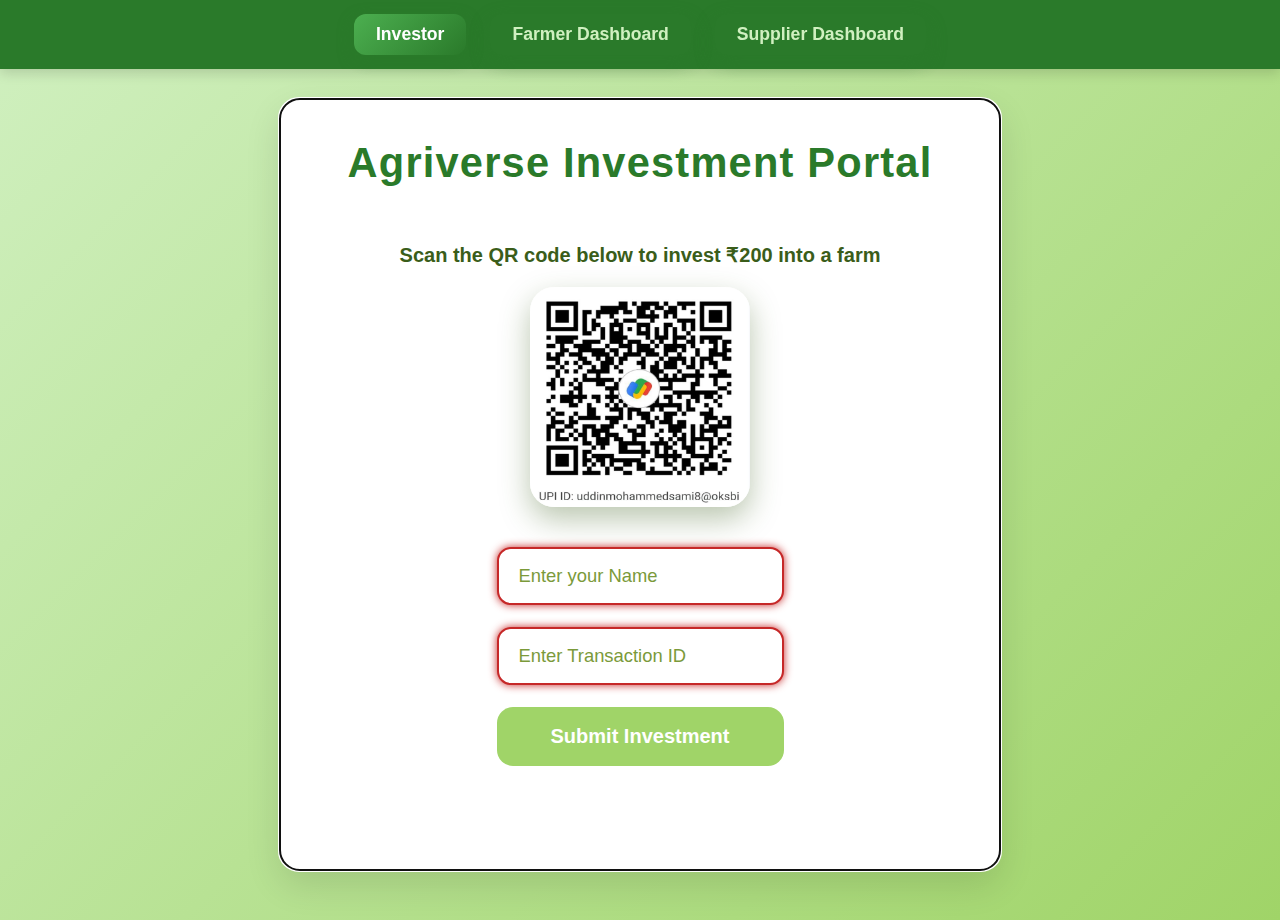
<file: Transaction.html>
<!DOCTYPE html>
<html lang="en">
<head>
<meta charset="UTF-8" />
<meta name="viewport" content="width=device-width, initial-scale=1" />
<title>Agriverse Investment Platform</title>
<style>
  /* (Keep all previous styles here unchanged for brevity) */
  /* Add this style to highlight invalid inputs */
  input:invalid {
    border-color: #c62828 !important;
    box-shadow: 0 0 8px #c62828 !important;
  }
  @import url('https://fonts.googleapis.com/css2?family=Poppins:wght@400;600&display=swap');

  /* Reset and base */
  *, *::before, *::after {
    box-sizing: border-box;
  }
  body {
    font-family: 'Poppins', sans-serif;
    margin: 0;
    background: linear-gradient(135deg, #d0f0c0, #a0d468);
    color: #2a4d14;
    min-height: 100vh;
    display: flex;
    flex-direction: column;
  }
  a, button {
    font-family: inherit;
  }

  /* Navigation */
  nav {
    background: #2a7a2a;
    display: flex;
    justify-content: center;
    gap: 24px;
    padding: 14px 0;
    position: sticky;
    top: 0;
    z-index: 100;
    box-shadow: 0 4px 12px rgba(0,0,0,0.15);
  }
  nav button {
    background: transparent;
    border: none;
    color: #d0f0c0;
    font-weight: 600;
    font-size: 1.1rem;
    cursor: pointer;
    padding: 10px 22px;
    border-radius: 12px;
    transition: background-color 0.35s ease, color 0.35s ease, transform 0.2s ease;
    outline-offset: 3px;
  }
  nav button:focus-visible {
    outline: 3px solid #a0d468;
    outline-offset: 3px;
  }
  nav button:hover:not(.active) {
    background-color: #4caf50;
    color: white;
    transform: translateY(-2px);
  }
  nav button.active {
    background: linear-gradient(135deg, #4caf50, #2a7a2a);
    color: white;
    box-shadow: 0 6px 15px rgba(42,122,42,0.6);
    cursor: default;
    transform: none;
  }

  /* Main content */
  main {
    flex-grow: 1;
    max-width: 720px;
    margin: 30px auto 50px auto;
    width: 90%;
  }
  section.container {
    background: #fff;
    border-radius: 20px;
    box-shadow: 0 14px 36px rgba(0,0,0,0.12);
    padding: 40px 50px 50px 50px;
    display: none;
    flex-direction: column;
    gap: 36px;
    opacity: 0;
    transform: translateY(20px);
    transition: opacity 0.5s ease, transform 0.5s ease;
  }
  section.container.active {
    display: flex;
    opacity: 1;
    transform: translateY(0);
  }

  /* Headings */
  h1, h2, h3 {
    margin: 0;
    font-weight: 700;
    color: #2a7a2a;
    letter-spacing: 1.2px;
    text-align: center;
  }
  h1 {
    font-size: 2.6rem;
  }
  h2 {
    font-size: 2rem;
  }
  h3 {
    font-size: 1.4rem;
    margin-top: 10px;
    margin-bottom: 12px;
    border-bottom: 2px solid #a0d468;
    padding-bottom: 6px;
  }

  /* QR Section */
  .qr-section {
    text-align: center;
  }
  .qr-section p {
    font-size: 1.25rem;
    font-weight: 600;
    color: #3a5d1a;
    margin-bottom: 20px;
  }
  .qr-section img {
    width: 220px;
    height: 220px;
    border-radius: 24px;
    box-shadow: 0 12px 30px rgba(58, 93, 26, 0.35);
    transition: transform 0.35s ease;
  }
  .qr-section img:hover,
  .qr-section img:focus {
    transform: scale(1.07);
  }

  /* Forms */
  form {
    display: flex;
    flex-direction: column;
    gap: 22px;
    max-width: 420px;
    margin: 0 auto;
  }
  input[type="text"] {
    padding: 16px 20px;
    font-size: 1.15rem;
    border-radius: 14px;
    border: 2.5px solid #a0d468;
    box-shadow: inset 0 3px 8px rgba(160,212,104,0.3);
    transition: border-color 0.3s ease, box-shadow 0.3s ease;
  }
  input[type="text"]:focus {
    border-color: #4caf50;
    box-shadow: 0 0 12px #4caf50;
    outline: none;
  }
  input::placeholder {
    font-weight: 500;
    color: #7b9a3a;
  }

  /* Buttons */
  button {
    background: linear-gradient(135deg, #4caf50, #2a7a2a);
    color: white;
    border: none;
    padding: 18px;
    font-size: 1.25rem;
    font-weight: 700;
    border-radius: 16px;
    cursor: pointer;
    box-shadow: 0 8px 20px rgba(42,122,42,0.45);
    transition: background 0.4s ease, transform 0.25s ease;
    position: relative;
    overflow: hidden;
  }
  button:hover:not(:disabled) {
    background: linear-gradient(135deg, #2a7a2a, #4caf50);
    transform: translateY(-3px);
    box-shadow: 0 12px 28px rgba(42,122,42,0.7);
  }
  button:disabled {
    background: #a0d468;
    cursor: default;
    box-shadow: none;
    transform: none;
  }
  button:focus-visible {
    outline: 3px solid #a0d468;
    outline-offset: 3px;
  }

  /* Loading spinner inside button */
  .btn-spinner {
    border: 3px solid rgba(255,255,255,0.3);
    border-top: 3px solid white;
    border-radius: 50%;
    width: 22px;
    height: 22px;
    animation: spin 1s linear infinite;
    position: absolute;
    right: 18px;
    top: 50%;
    transform: translateY(-50%);
    opacity: 0;
    pointer-events: none;
    transition: opacity 0.3s ease;
  }
  button.loading .btn-spinner {
    opacity: 1;
    pointer-events: auto;
  }
  @keyframes spin {
    to { transform: rotate(360deg); }
  }

  /* Status messages */
  .status {
    text-align: center;
    font-weight: 700;
    font-size: 1.1rem;
    min-height: 28px;
    margin-top: -10px;
    opacity: 0;
    transition: opacity 0.5s ease;
  }
  .status.visible {
    opacity: 1;
  }
  .status.success {
    color: #2e7d32;
  }
  .status.error {
    color: #c62828;
  }

  /* Balances panel */
  .balances {
    display: flex;
    justify-content: center;
    gap: 60px;
    font-size: 1.5rem;
    font-weight: 700;
    color: #3a5d1a;
    background: #e6f2d6;
    padding: 22px 35px;
    border-radius: 20px;
    box-shadow: inset 0 0 18px rgba(58,93,26,0.25);
    user-select: none;
  }
  .balances div {
    min-width: 150px;
    text-align: center;
  }

  /* Purchase section */
  .purchase-section {
    max-width: 400px;
    margin: 0 auto;
    display: flex;
    flex-direction: column;
    gap: 18px;
  }
  label {
    font-weight: 700;
    font-size: 1.2rem;
    color: #2a7a2a;
  }
  select {
    padding: 14px 18px;
    font-size: 1.1rem;
    border-radius: 14px;
    border: 2.5px solid #a0d468;
    box-shadow: inset 0 3px 8px rgba(160,212,104,0.3);
    transition: border-color 0.3s ease, box-shadow 0.3s ease;
    cursor: pointer;
  }
  select:focus {
    border-color: #4caf50;
    box-shadow: 0 0 12px #4caf50;
    outline: none;
  }

  /* Ledger */
  .ledger {
    max-height: 280px;
    overflow-y: auto;
    background: #f0f9e8;
    border: 2.5px solid #a0d468;
    padding: 20px 28px;
    border-radius: 20px;
    font-family: 'Courier New', Courier, monospace;
    font-size: 1rem;
    color: #2a5a1a;
    box-shadow: inset 0 0 15px rgba(160,212,104,0.35);
    scrollbar-width: thin;
    scrollbar-color: #a0d468 transparent;
  }
  .ledger::-webkit-scrollbar {
    width: 8px;
  }
  .ledger::-webkit-scrollbar-thumb {
    background-color: #a0d468;
    border-radius: 20px;
  }
  .ledger p {
    margin: 8px 0;
    line-height: 1.4;
  }

  /* Responsive */
  @media (max-width: 720px) {
    main {
      margin: 20px auto 40px auto;
      width: 95%;
      padding: 0 10px;
    }
    .balances {
      flex-direction: column;
      gap: 20px;
      font-size: 1.3rem;
      padding: 18px 25px;
    }
    form, .purchase-section {
      max-width: 100%;
    }
  }
  @media (max-width: 400px) {
    nav {
      gap: 12px;
      padding: 10px 5px;
    }
    nav button {
      font-size: 1rem;
      padding: 8px 14px;
    }
  }
</style>
</head>
<body>

<nav aria-label="Primary navigation">
  <button id="navInvestor" class="active" aria-controls="investorPage" aria-selected="true" role="tab" tabindex="0">Investor</button>
  <button id="navFarmer" aria-controls="farmerPage" aria-selected="false" role="tab" tabindex="-1">Farmer Dashboard</button>
  <button id="navSupplier" aria-controls="supplierPage" aria-selected="false" role="tab" tabindex="-1">Supplier Dashboard</button>
</nav>

<main>
  <!-- Investor Page -->
  <section id="investorPage" class="container active" role="tabpanel" tabindex="0" aria-labelledby="navInvestor" aria-hidden="false">
    <h1>Agriverse Investment Portal</h1>
    <div class="qr-section">
      <p>Scan the QR code below to invest <strong>₹200</strong> into a farm</p>
      <img src="WhatsApp Image 2025-11-08 at 18.34.53_05326211.jpg" alt="Bank Account QR Code" tabindex="0" />
    </div>
    <form id="investmentForm" autocomplete="off" spellcheck="false" novalidate>
      <input type="text" id="investorName" placeholder="Enter your Name" required aria-label="Investor Name" />
      <input type="text" id="transactionID" placeholder="Enter Transaction ID" required aria-label="Transaction ID" />
      <button type="submit" aria-live="polite" disabled>
        Submit Investment
        <span class="btn-spinner" aria-hidden="true"></span>
      </button>
    </form>
    <div class="status" id="investmentStatus" role="alert" aria-live="polite"></div>
  </section>

  <!-- Farmer Dashboard -->
  <section id="farmerPage" class="container" role="tabpanel" tabindex="0" aria-labelledby="navFarmer" aria-hidden="true">
    <h2>Farmer Dashboard</h2>
    <div class="balances" aria-label="Token balances">
      <div>Farmer Tokens: <span id="farmerTokens">0</span></div>
      <div>Supplier Tokens: <span id="supplierTokens">0</span></div>
    </div>
    <div class="purchase-section" aria-label="Purchase goods from supplier">
      <label for="goodsSelect">Buy goods from supplier:</label>
      <select id="goodsSelect" aria-label="Select goods to buy">
        <option value="50">Fertilizer - 50 tokens</option>
        <option value="100">Seeds - 100 tokens</option>
        <option value="150">Tools - 150 tokens</option>
      </select>
      <button id="buyGoodsBtn" aria-live="polite">Buy</button>
    </div>
    <div class="status" id="purchaseStatus" role="alert" aria-live="polite"></div>

    <h3>Transaction Ledger</h3>
    <div class="ledger" id="ledgerLogFarmer" tabindex="0" aria-label="Transaction ledger log">
      <!-- Ledger entries appear here -->
    </div>
  </section>

  <!-- Supplier Dashboard -->
  <section id="supplierPage" class="container" role="tabpanel" tabindex="0" aria-labelledby="navSupplier" aria-hidden="true">
    <h2>Supplier Dashboard</h2>
    <div class="balances" aria-label="Token balances">
      <div>Supplier Tokens: <span id="supplierTokensSupplier">0</span></div>
    </div>

    <h3>Transaction Ledger</h3>
    <div class="ledger" id="ledgerLogSupplier" tabindex="0" aria-label="Transaction ledger log">
      <!-- Ledger entries appear here -->
    </div>
  </section>
</main>

<script>
  // Token balances
  let farmerTokens = 0;
  let supplierTokens = 0;
  const fixedInvestmentAmount = 200;

  // Ledger data
  const ledger = [];

  // Navigation elements
  const navButtons = {
    investor: document.getElementById('navInvestor'),
    farmer: document.getElementById('navFarmer'),
    supplier: document.getElementById('navSupplier')
  };
  const pages = {
    investor: document.getElementById('investorPage'),
    farmer: document.getElementById('farmerPage'),
    supplier: document.getElementById('supplierPage')
  };

  // Investor form elements
  const investmentForm = document.getElementById('investmentForm');
  const investmentStatus = document.getElementById('investmentStatus');
  const investmentButton = investmentForm.querySelector('button');
  const investorNameInput = document.getElementById('investorName');
  const transactionIDInput = document.getElementById('transactionID');
  const investmentSpinner = investmentButton.querySelector('.btn-spinner');

  // Farmer elements
  const farmerTokensSpan = document.getElementById('farmerTokens');
  const supplierTokensSpan = document.getElementById('supplierTokens');
  const goodsSelect = document.getElementById('goodsSelect');
  const buyGoodsBtn = document.getElementById('buyGoodsBtn');
  const purchaseStatus = document.getElementById('purchaseStatus');
  const ledgerLogFarmer = document.getElementById('ledgerLogFarmer');

  // Supplier elements
  const supplierTokensSupplierSpan = document.getElementById('supplierTokensSupplier');
  const ledgerLogSupplier = document.getElementById('ledgerLogSupplier');

  // Switch page with focus and ARIA updates
  function switchPage(page) {
    Object.keys(pages).forEach(key => {
      if (key === page) {
        pages[key].classList.add('active');
        pages[key].setAttribute('aria-hidden', 'false');
        navButtons[key].classList.add('active');
        navButtons[key].setAttribute('aria-selected', 'true');
        navButtons[key].setAttribute('tabindex', '0');
        pages[key].focus();
      } else {
        pages[key].classList.remove('active');
        pages[key].setAttribute('aria-hidden', 'true');
        navButtons[key].classList.remove('active');
        navButtons[key].setAttribute('aria-selected', 'false');
        navButtons[key].setAttribute('tabindex', '-1');
      }
    });
    clearStatusMessages();
  }

  // Clear all status messages on page switch or form reset
  function clearStatusMessages() {
    investmentStatus.textContent = '';
    investmentStatus.className = 'status';
    purchaseStatus.textContent = '';
    purchaseStatus.className = 'status';
  }

  // Update token balances on all dashboards
  function updateBalances() {
    farmerTokensSpan.textContent = farmerTokens;
    supplierTokensSpan.textContent = supplierTokens;
    supplierTokensSupplierSpan.textContent = supplierTokens;
  }

  // Add ledger entry and update both ledger logs
  function addLedgerEntry(entry) {
    ledger.push(entry);
    const time = new Date().toLocaleTimeString();
    const entryText = `[${time}] ${entry.description}`;

    const pFarmer = document.createElement('p');
    pFarmer.textContent = entryText;
    ledgerLogFarmer.prepend(pFarmer);

    const pSupplier = document.createElement('p');
    pSupplier.textContent = entryText;
    ledgerLogSupplier.prepend(pSupplier);
  }

  // Show status message helper
  function showStatus(element, message, type = 'success') {
    element.textContent = message;
    element.className = `status visible ${type}`;
  }

  // Enable/disable submit button based on input validation
  function validateInvestorForm() {
    const isNameValid = investorNameInput.value.trim().length > 0;
    const isTxnValid = transactionIDInput.value.trim().length > 0;
    investmentButton.disabled = !(isNameValid && isTxnValid);
  }

  // Add event listeners to inputs for validation
  investorNameInput.addEventListener('input', validateInvestorForm);
  transactionIDInput.addEventListener('input', validateInvestorForm);

  // Investor form submit handler with validation
  investmentForm.addEventListener('submit', function(event) {
    event.preventDefault();

    // Extra check before submit
    if (investmentButton.disabled) {
      showStatus(investmentStatus, 'Please fill in all required fields.', 'error');
      return;
    }

    const name = investorNameInput.value.trim();
    const txnId = transactionIDInput.value.trim();

    showStatus(investmentStatus, 'Processing your investment...', 'success');
    investmentButton.disabled = true;
    investmentButton.classList.add('loading');

    setTimeout(() => {
      farmerTokens += fixedInvestmentAmount;
      updateBalances();

      addLedgerEntry({
        description: `Investor "${name}" invested ₹${fixedInvestmentAmount} (Txn ID: ${txnId}). Added ${fixedInvestmentAmount} tokens to Farmer account.`
      });

      showStatus(investmentStatus, 'Investment successful! Tokens added to Farmer account.', 'success');
      investmentButton.classList.remove('loading');
      investmentForm.reset();
      validateInvestorForm();
    }, 1400);
  });

  // Farmer buy goods handler
  buyGoodsBtn.addEventListener('click', () => {
    purchaseStatus.textContent = '';
    const cost = parseInt(goodsSelect.value);
    if (cost > farmerTokens) {
      showStatus(purchaseStatus, 'Insufficient tokens to buy this item.', 'error');
      return;
    }
    farmerTokens -= cost;
    supplierTokens += cost;
    updateBalances();

    addLedgerEntry({
      description: `Farmer purchased goods worth ${cost} tokens from Supplier. Tokens deducted from Farmer and added to Supplier.`
    });

    showStatus(purchaseStatus, `Purchase successful! ${cost} tokens transferred.`, 'success');
  });

  // Navigation button event listeners
  navButtons.investor.addEventListener('click', () => switchPage('investor'));
  navButtons.farmer.addEventListener('click', () => switchPage('farmer'));
  navButtons.supplier.addEventListener('click', () => switchPage('supplier'));

  // Initialize balances and show investor page by default
  updateBalances();
  switchPage('investor');
  validateInvestorForm();
</script>

</body>
</html>
</file>
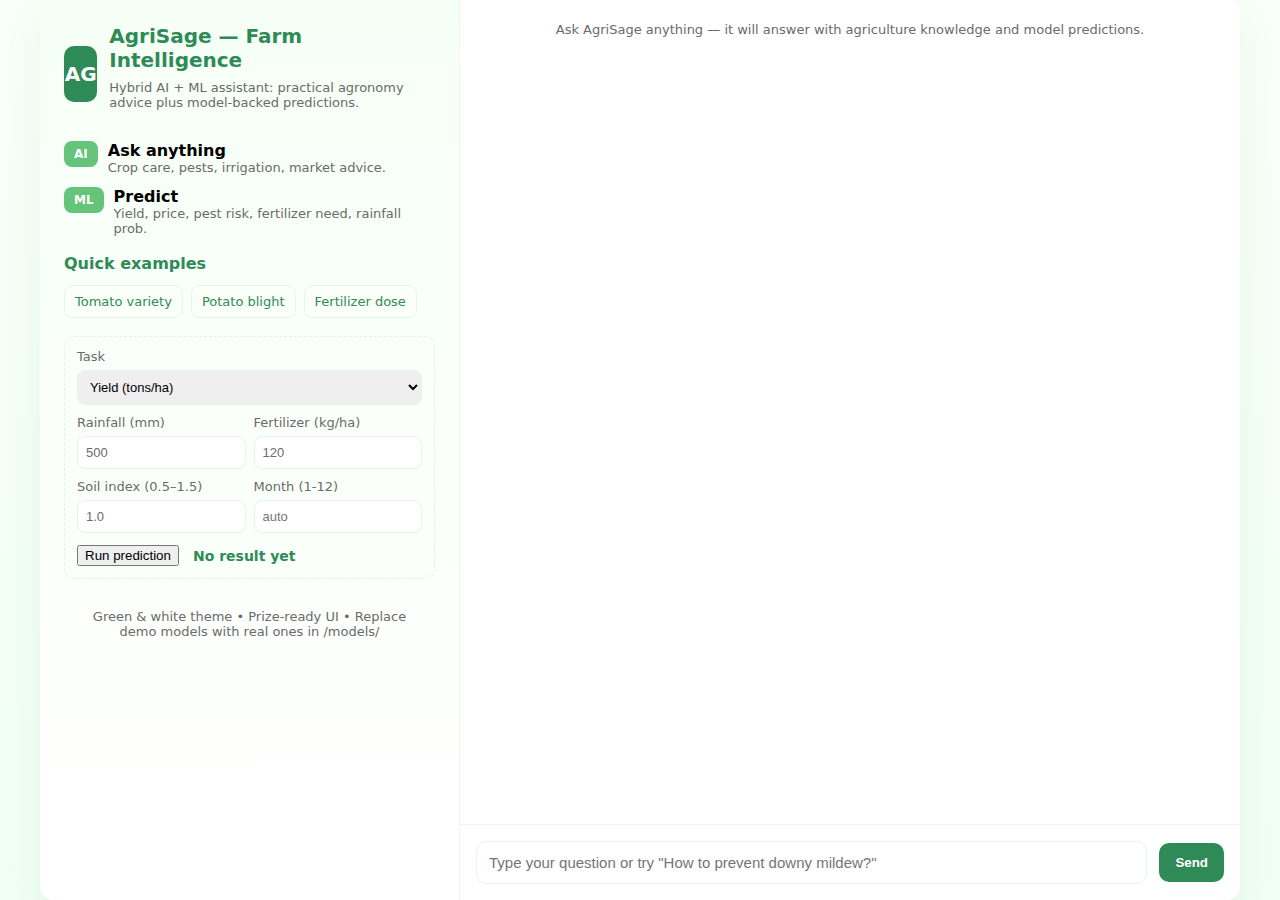
<file: agri_chatbot/static/chatbot.html>
<!doctype html>
<html lang="en">
<head>
  <meta charset="utf-8" />
  <meta name="viewport" content="width=device-width,initial-scale=1" />
  <title>AgriSage — Agriculture Chatbot</title>

  <style>
    :root{
      --brand-green: #2e8b57;
      --accent: #66c37a;
      --bg: #f8fff8;
      --panel: #ffffff;
      --muted: #6b6b6b;
    }

    /* RESET FULL HEIGHT */
    html, body {
      width:100%;
      height:100%;
      margin:0;
      padding:0;
      overflow:hidden;
      font-family:Inter,system-ui,Segoe UI,Roboto,'Helvetica Neue',Arial;
      background:linear-gradient(180deg,var(--bg),#f1fff4);
    }

    /* MAIN LAYOUT */
    body {
      display:flex;
      align-items:stretch;
      justify-content:center;
      padding:0;
    }

    .container{
      width:100%;
      max-width:1200px;
      height:100vh;
      background:var(--panel);
      border-radius:14px;
      box-shadow:0 20px 40px rgba(46,139,87,0.08);
      display:grid;
      grid-template-columns:420px 1fr;
      overflow:hidden;
    }

    /* LEFT PANEL */
    .left {
      background:linear-gradient(180deg,#f6fff6,white);
      padding:24px;
      border-right:1px solid #eef6ef;
      overflow-y:auto;
      box-sizing:border-box;
    }

    .brand {display:flex; align-items:center; gap:12px; margin-bottom:18px;}
    .logo {
      width:56px; height:56px; border-radius:10px;
      background:var(--brand-green);
      display:flex; align-items:center; justify-content:center;
      color:white; font-weight:700; font-size:20px;
    }
    h1{margin:0;font-size:20px;color:var(--brand-green);}
    p.lead{color:var(--muted); margin-top:8px;font-size:13px;}
    .features{margin-top:18px;}
    .feature{display:flex; gap:10px; margin-bottom:12px; align-items:flex-start;}
    .chip{
      padding:6px 10px;
      background:var(--accent);
      color:white;
      border-radius:8px;
      font-weight:600;
      font-size:12px;
    }
    .small{font-size:13px;color:var(--muted)}
    .examples{display:flex; gap:8px; flex-wrap:wrap; margin-top:12px;}
    .example {
      padding:8px 10px;
      background:#fbfff9;
      border-radius:8px;
      border:1px solid #e6f4ea;
      color:var(--brand-green);
      cursor:pointer;
      font-size:13px;
    }

    /* PREDICTION BOX */
    .predict-panel {
      padding:12px;
      border-radius:10px;
      background:#fbfff9;
      border:1px dashed #e0f3e5;
      margin-top:18px;
    }

    label{display:block; font-size:13px; color:var(--muted); margin-bottom:6px;}
    select, input.small {
      width:100%;
      padding:8px;
      border-radius:8px;
      border:1px solid #e6f4ea;
      box-sizing:border-box;
      font-size:13px;
    }

    .row { display:flex; gap:8px; align-items:flex-end; margin-top:10px; }
    .col { flex:1; }

    .predict-actions { margin-top:12px; display:flex; gap:8px; align-items:center; }
    .predictResultBox { color:var(--brand-green); font-weight:600; font-size:14px; margin-left:6px; }

    footer.note{padding:12px;text-align:center;color:var(--muted); font-size:13px; margin-top:18px;}

    /* RIGHT PANEL — CHAT */
    .right {
      display:flex;
      flex-direction:column;
      height:100%;
      overflow:hidden;
      background:white;
      box-sizing:border-box;
    }

    .messages {
      flex:1;
      padding:22px;
      overflow-y:auto;
      display:flex;
      flex-direction:column;
      gap:12px;
      background:white;
      box-sizing:border-box;
    }

    .msg{
      max-width:75%;
      padding:12px 14px;
      border-radius:12px;
      box-shadow:0 6px 18px rgba(0,0,0,0.04);
      line-height:1.4;
    }
    .user{align-self:flex-end; background:linear-gradient(90deg,var(--brand-green),#3fb77a); color:white; border-bottom-right-radius:4px;}
    .bot{align-self:flex-start; background:#f1fff4; color:#0b3b23;}

    .composer{
      padding:16px;
      border-top:1px solid #eef6ef;
      display:flex;
      gap:12px;
      align-items:center;
      background:white;
      flex-shrink:0;
      box-sizing:border-box;
    }

    .input{
      flex:1;
      display:flex;
      gap:10px;
      align-items:center;
    }

    input[type="text"]{
      flex:1;
      padding:12px;
      border-radius:10px;
      border:1px solid #e6f4ea;
      font-size:15px;
      outline:none;
    }

    button.send{
      background:var(--brand-green);
      color:white;
      border:none;
      padding:12px 16px;
      border-radius:10px;
      font-weight:700;
      cursor:pointer;
    }

    @media(max-width:980px){
      .container{grid-template-columns:1fr;}
      .left{display:none;}
    }

  </style>
</head>
<body>
  <!-- GOOGLE TRANSLATE -->
<div id="google_translate_element" 
     style="position:absolute; top:10px; left:10px; z-index:9999;">
</div>

<script type="text/javascript">
function googleTranslateElementInit() {
  new google.translate.TranslateElement(
    {
      pageLanguage: 'en',
      includedLanguages: 'hi,gu,ta,te,kn,ml,mr,bn,pa,ur,ne,si,or,as,en',
      layout: google.translate.TranslateElement.InlineLayout.SIMPLE
    },
    'google_translate_element'
  );
}
</script>

<script type="text/javascript" 
        src="//translate.google.com/translate_a/element.js?cb=googleTranslateElementInit">
</script>
<!-- END GOOGLE TRANSLATE -->

  <div class="container">

    <!-- LEFT PANEL -->
    <div class="left">
      <div class="brand">
        <div class="logo">AG</div>
        <div>
          <h1>AgriSage — Farm Intelligence</h1>
          <p class="lead">Hybrid AI + ML assistant: practical agronomy advice plus model-backed predictions.</p>
        </div>
      </div>

      <div class="features">
        <div class="feature"><div class="chip">AI</div><div><strong>Ask anything</strong><div class="small">Crop care, pests, irrigation, market advice.</div></div></div>
        <div class="feature"><div class="chip">ML</div><div><strong>Predict</strong><div class="small">Yield, price, pest risk, fertilizer need, rainfall prob.</div></div></div>
      </div>

      <div style="margin-top:18px;">
        <div style="font-weight:700;color:var(--brand-green); margin-bottom:8px;">Quick examples</div>
        <div class="examples">
          <div class="example" onclick="sendExample('Which tomato variety is best for Gujarat?')">Tomato variety</div>
          <div class="example" onclick="sendExample('How to control early blight on potatoes?')">Potato blight</div>
          <div class="example" onclick="sendExample('Fertilizer recommendation for maize?')">Fertilizer dose</div>
        </div>
      </div>

      <!-- FULL MODEL PREDICTION DEMO -->
      <div class="predict-panel" id="predictPanel">
        <label for="taskSelect">Task</label>
        <select id="taskSelect" onchange="onTaskChange()">
          <option value="yield">Yield (tons/ha)</option>
          <option value="crop_price">Crop Price (₹/unit)</option>
          <option value="pest_risk">Pest Risk (0-1)</option>
          <option value="fertilizer_need">Fertilizer Need (kg N/ha)</option>
          <option value="rainfall_risk">Rainfall Prob (0-1)</option>
        </select>

        <!-- Task-specific inputs -->
        <div id="inputsArea" style="margin-top:10px;">
          <!-- default (yield) inputs -->
          <div class="row">
            <div class="col">
              <label>Rainfall (mm)</label>
              <input id="rainfall" class="small" type="number" value="500" />
            </div>
            <div class="col">
              <label>Fertilizer (kg/ha)</label>
              <input id="fert" class="small" type="number" value="120" />
            </div>
          </div>

          <div class="row">
            <div class="col">
              <label>Soil index (0.5–1.5)</label>
              <input id="soil_idx" class="small" type="number" step="0.01" value="1.0" />
            </div>
            <div class="col">
              <label>Month (1-12)</label>
              <input id="month" class="small" type="number" min="1" max="12" value="" placeholder="auto" />
            </div>
          </div>

          <!-- Pest/rainfall specific extra inputs (hidden by default) -->
          <div id="pestExtras" style="display:none; margin-top:8px;">
            <div class="row">
              <div class="col">
                <label>Humidity (%)</label>
                <input id="humidity" class="small" type="number" value="65" />
              </div>
              <div class="col">
                <label>Temperature (°C)</label>
                <input id="temperature_c" class="small" type="number" value="28" />
              </div>
            </div>
            <div style="margin-top:8px;">
              <label>Recent pests (count)</label>
              <input id="recent_pests" class="small" type="number" value="0" />
            </div>
          </div>

          <div id="fertExtras" style="display:none; margin-top:8px;">
            <label>N-deficit (kg)</label>
            <input id="nitrogen_deficit_kg" class="small" type="number" value="30" />
            <div style="margin-top:8px;">
              <label>Crop stage (1-5)</label>
              <input id="crop_stage" class="small" type="number" min="1" max="5" value="3" />
            </div>
          </div>

          <div id="rainfallExtras" style="display:none; margin-top:8px;">
            <label>Recent 7 days rainfall (mm)</label>
            <input id="recent_7days_mm" class="small" type="number" value="40" />
          </div>
        </div>

        <div class="predict-actions">
          <button class="pill" onclick="callPredict()">Run prediction</button>
          <div class="predictResultBox" id="predictResult">No result yet</div>
        </div>
      </div>

      <footer class="note">Green & white theme • Prize-ready UI • Replace demo models with real ones in /models/</footer>
    </div>

    <!-- RIGHT PANEL (CHAT) -->
    <div class="right">
      <div class="messages" id="messages">
        <div style="text-align:center;color:var(--muted);font-size:13px;margin-bottom:8px;">
          Ask AgriSage anything — it will answer with agriculture knowledge and model predictions.
        </div>
      </div>

      <div class="composer">
        <div class="input" style="display:flex; align-items:center;">
          <input id="userInput" type="text" placeholder='Type your question or try "How to prevent downy mildew?"' onkeydown="if(event.key==='Enter'){send();}" />
        </div>
        <button class="send" onclick="send()">Send</button>
      </div>
    </div>
  </div>

<script>
/* ---------------------------
   Helper DOM utilities
   --------------------------- */
function appendMessage(text, who='bot') {
  const div = document.createElement('div');
  div.className = 'msg ' + (who === 'user' ? 'user' : 'bot');
  div.innerHTML = text.replace(/\n/g, '<br>');
  const messages = document.getElementById('messages');
  messages.appendChild(div);
  // small timeout to ensure layout then scroll
  setTimeout(()=> { messages.scrollTop = messages.scrollHeight; }, 10);
}

/* Escape HTML */
function escapeHtml(unsafe) {
  return unsafe
    .replaceAll('&', '&amp;')
    .replaceAll('<', '&lt;')
    .replaceAll('>', '&gt;')
    .replaceAll('"', '&quot;')
    .replaceAll("'", '&#039;');
}

/* ---------------------------
   Chat (AI) request
   --------------------------- */
async function send() {
  const input = document.getElementById('userInput');
  const q = input.value.trim();
  if (!q) return;

  appendMessage(`<b>You:</b> ${escapeHtml(q)}`, 'user');
  input.value = '';
  appendMessage('Thinking...', 'bot');

  try {
    const res = await fetch('/api/ask', {
      method: 'POST',
      headers: {'Content-Type':'application/json'},
      body: JSON.stringify({question: q})
    });
    const data = await res.json();
    const msgs = document.querySelectorAll('.msg.bot');
    if (msgs.length) msgs[msgs.length - 1].remove();

    if (data.error) appendMessage('<b>Error:</b> ' + escapeHtml(data.error), 'bot');
    else appendMessage(`<b>AgriSage:</b> ${escapeHtml(data.answer)}`, 'bot');
  } catch (e) {
    appendMessage('<b>Error:</b> ' + escapeHtml(String(e)), 'bot');
  }
}

/* Example quick inserts */
function sendExample(text){
  document.getElementById('userInput').value = text;
  send();
}

/* ---------------------------
   Prediction panel logic
   --------------------------- */
function onTaskChange() {
  const t = document.getElementById('taskSelect').value;
  // reset all extras
  document.getElementById('pestExtras').style.display = 'none';
  document.getElementById('fertExtras').style.display = 'none';
  document.getElementById('rainfallExtras').style.display = 'none';
  // show/hide inputs per task
  if (t === 'yield') {
    // default inputs visible
    document.getElementById('month').placeholder = 'auto';
  } else if (t === 'crop_price') {
    // for price we care about month and demand
    document.getElementById('month').placeholder = '1-12 (leave blank for current)';
  } else if (t === 'pest_risk') {
    document.getElementById('pestExtras').style.display = 'block';
  } else if (t === 'fertilizer_need') {
    document.getElementById('fertExtras').style.display = 'block';
  } else if (t === 'rainfall_risk') {
    document.getElementById('rainfallExtras').style.display = 'block';
  }
}

/* Build features for each task from inputs */
function buildFeaturesForTask(task) {
  const rain = Number(document.getElementById('rainfall').value || 0);
  const fert = Number(document.getElementById('fert').value || 0);
  const soil_idx = Number(document.getElementById('soil_idx').value || 1.0);
  const monthVal = Number(document.getElementById('month').value || 0);
  const features = {};

  if (task === 'yield') {
    features.rainfall_mm = rain;
    features.fertilizer_kg_per_ha = fert;
    features.soil_index = soil_idx;
  } else if (task === 'crop_price') {
    features.month = monthVal > 0 ? monthVal : (new Date().getMonth()+1);
    features.demand_index = 1.0;
    features.avg_yield = Math.max(0.5, fert/100);
  } else if (task === 'pest_risk') {
    features.humidity = Number(document.getElementById('humidity').value || 60);
    features.temperature_c = Number(document.getElementById('temperature_c').value || 28);
    features.recent_pests = Number(document.getElementById('recent_pests').value || 0);
  } else if (task === 'fertilizer_need') {
    features.nitrogen_deficit_kg = Number(document.getElementById('nitrogen_deficit_kg').value || 20);
    features.crop_stage = Number(document.getElementById('crop_stage').value || 3);
  } else if (task === 'rainfall_risk') {
    features.recent_7days_mm = Number(document.getElementById('recent_7days_mm').value || 40);
  }
  return features;
}

/* call /api/predict */
async function callPredict() {
  const task = document.getElementById('taskSelect').value;
  const predictResult = document.getElementById('predictResult');
  predictResult.textContent = 'Running...';

  const features = buildFeaturesForTask(task);

  try {
    const res = await fetch('/api/predict', {
      method:'POST',
      headers:{'Content-Type':'application/json'},
      body: JSON.stringify({task, features})
    });

    const data = await res.json();
    if (data.error) {
      predictResult.textContent = 'Error';
      appendMessage(`<b>Error (predict):</b> ${escapeHtml(data.error)}`, 'bot');
      return;
    }

    // server returns { result: {...} } in app.py
    const r = data.result || data;
    // human-readable:
    let display = '';
    if (r.prediction !== undefined) {
      // format numeric nicely
      display = typeof r.prediction === 'number' ? r.prediction.toFixed(3) : String(r.prediction);
    } else if (r.error) {
      display = 'Error: ' + r.error;
    } else {
      display = JSON.stringify(r);
    }

    predictResult.textContent = display;
    // also append to chat
    appendMessage(`<b>Prediction (${task}):</b> ${escapeHtml(display)}`, 'bot');

  } catch (e) {
    predictResult.textContent = 'Error';
    appendMessage('<b>Error:</b> ' + escapeHtml(String(e)), 'bot');
  }
}

/* init */
(function init() {
  onTaskChange(); // set correct inputs per default task
})();
</script>
</body>
</html>
</file>
